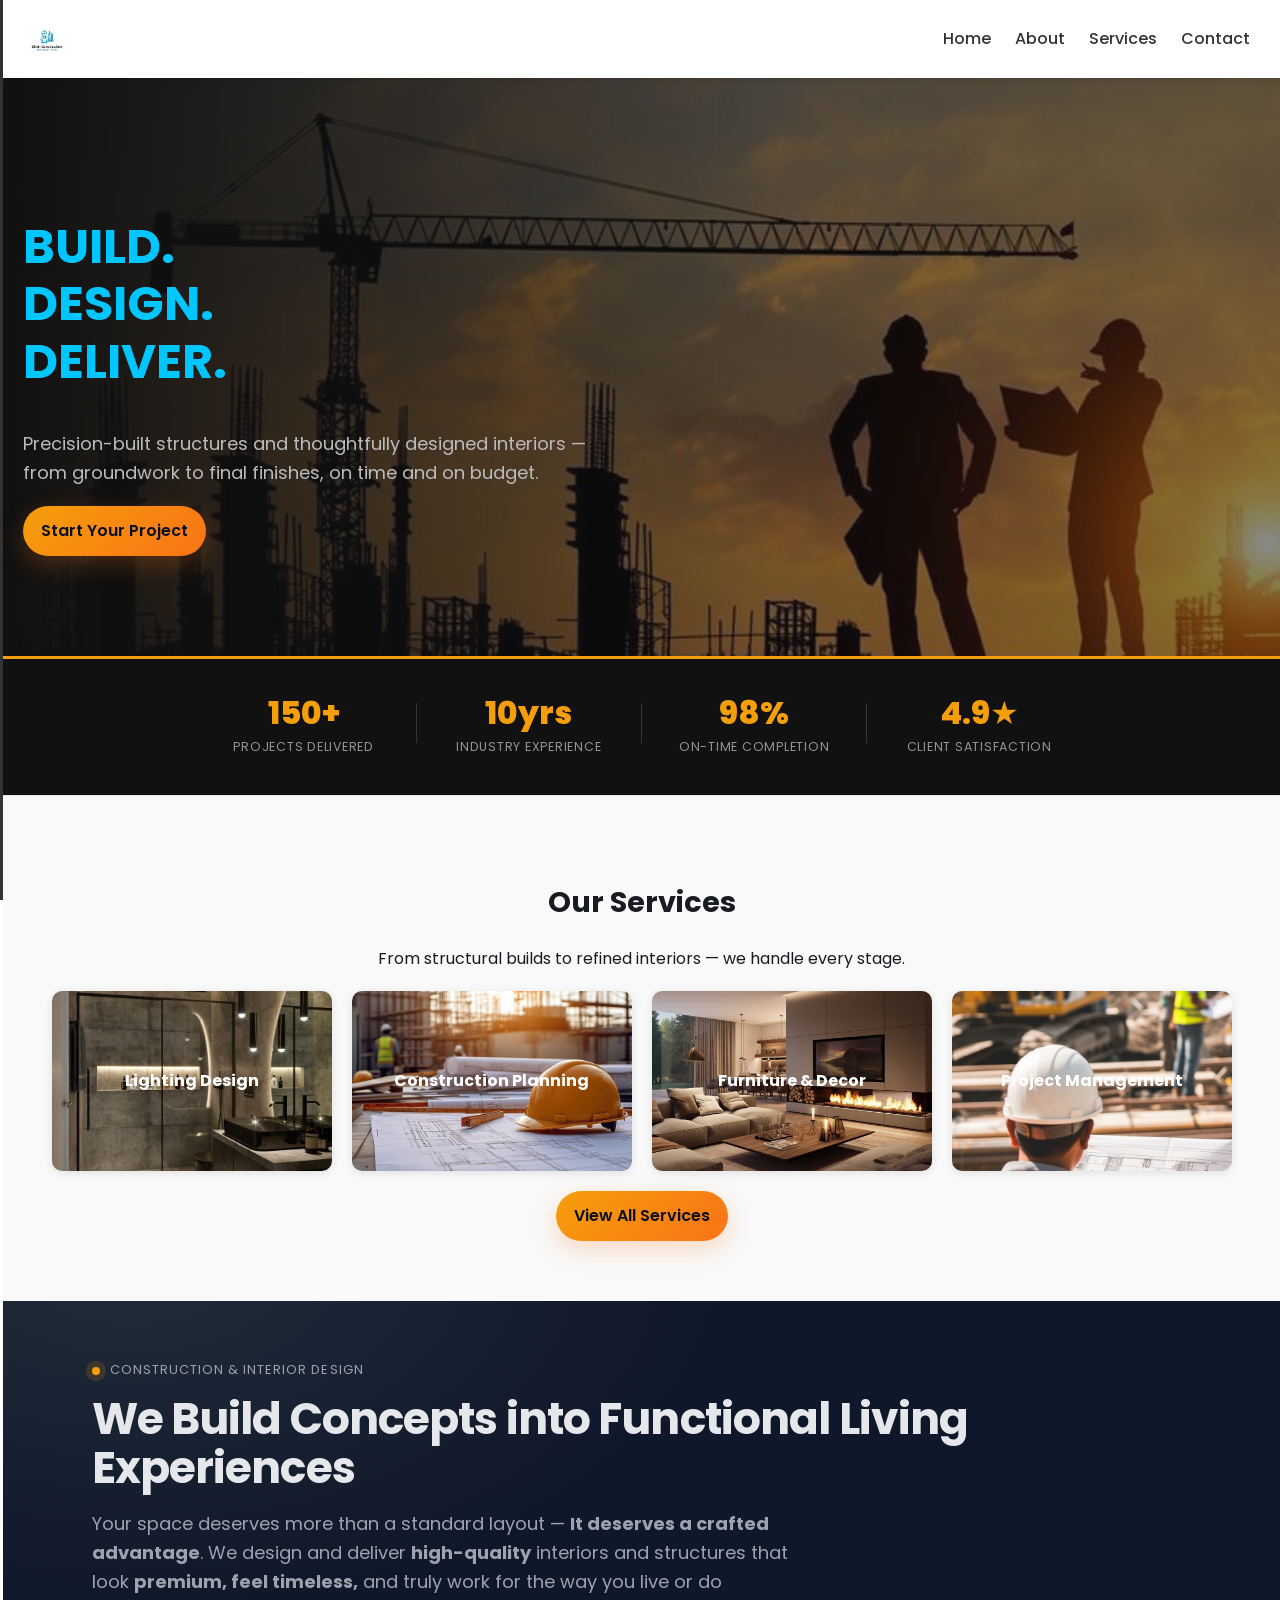
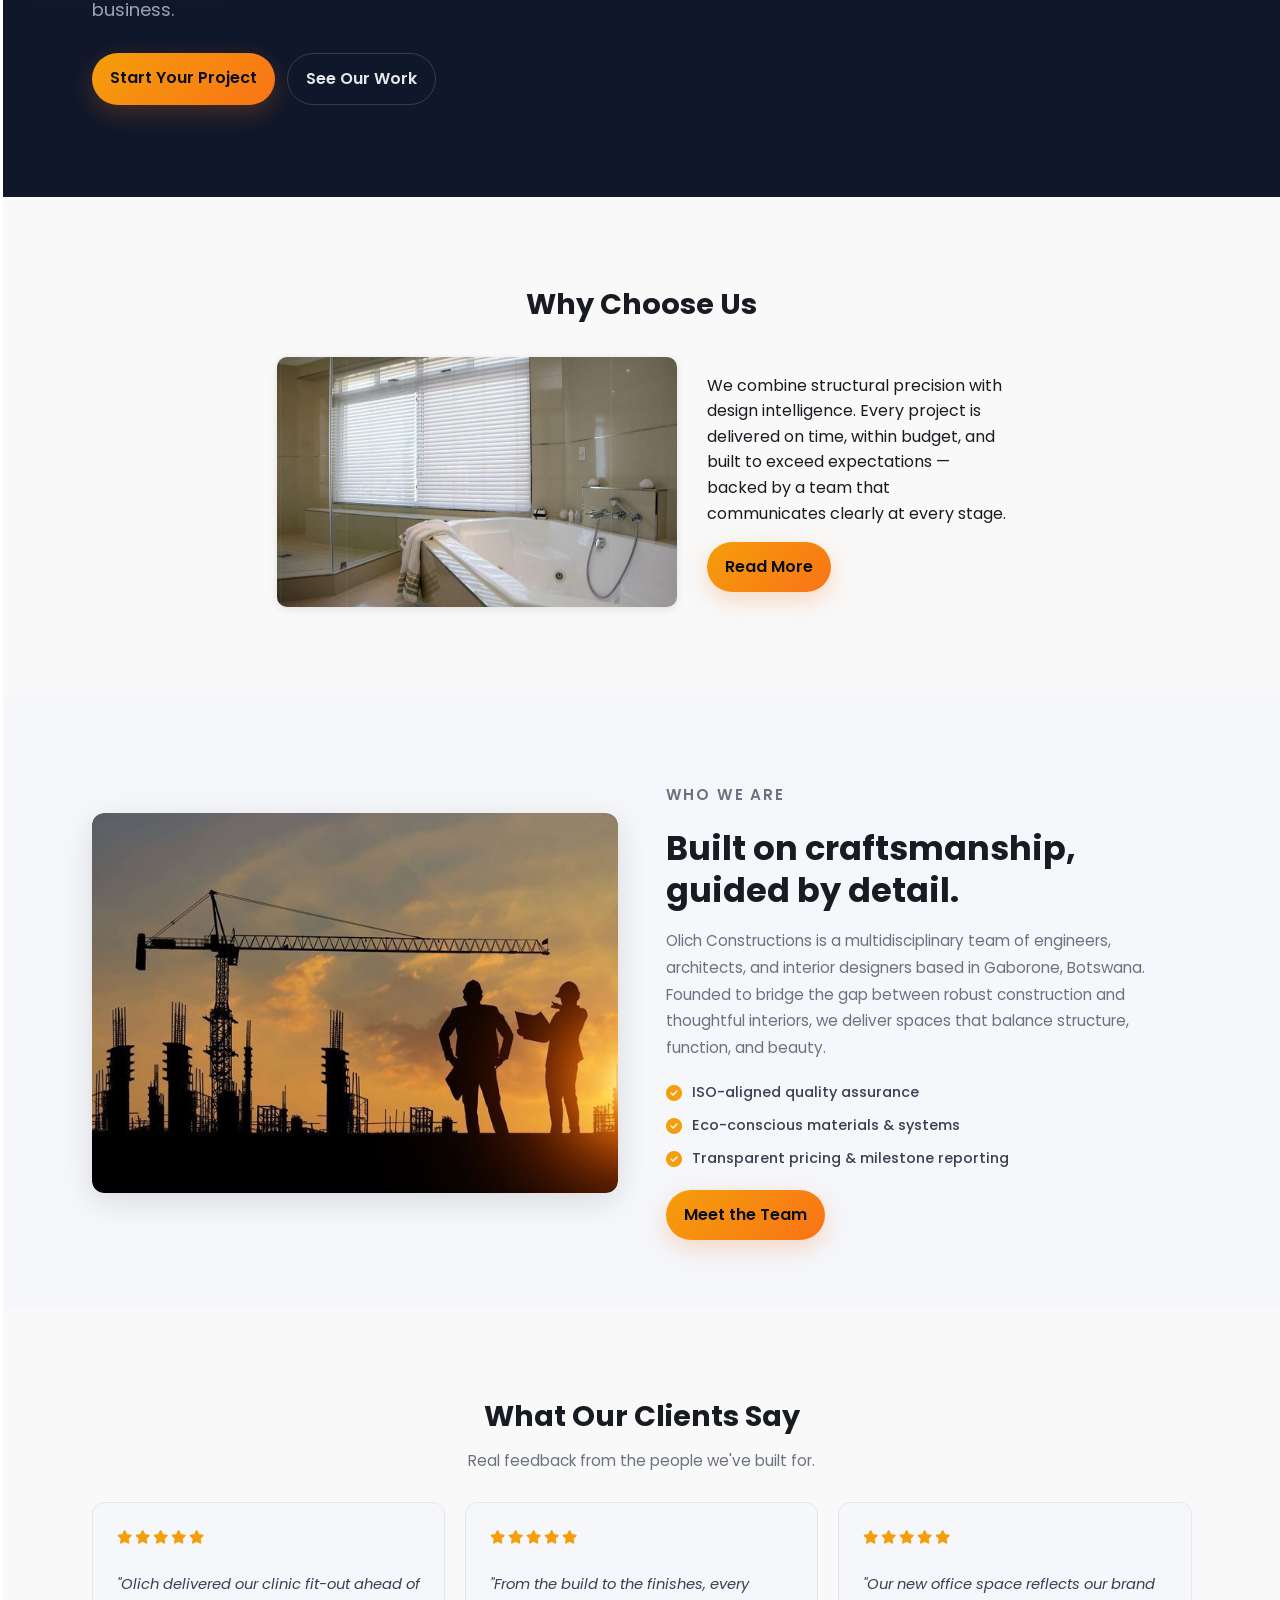
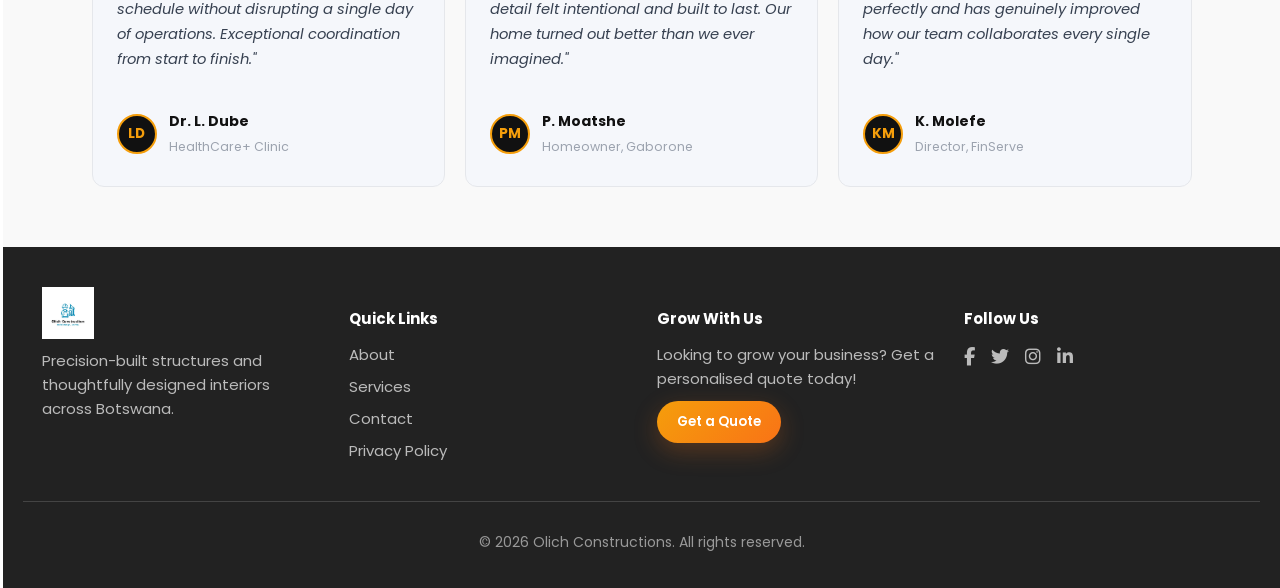
<file: index.html>
<!DOCTYPE html>
<html lang="en">
<head>
  <meta charset="UTF-8">
  <meta name="viewport" content="width=device-width, initial-scale=1.0">
  <title>Olich Constructions</title>
  <link href="https://fonts.googleapis.com/css2?family=Poppins:wght@400;600&display=swap" rel="stylesheet">
  <link rel="stylesheet" href="base.css">
  <link rel="stylesheet" href="style.css">
  <link rel="stylesheet" href="https://cdnjs.cloudflare.com/ajax/libs/font-awesome/6.4.0/css/all.min.css">
  <link rel="stylesheet" href="https://unpkg.com/aos@2.3.1/dist/aos.css">
</head>
<body>

  <!-- Header -->
  <header>
    <a href="index.html" class="logo">
      <img src="Olich_logo.png" alt="Olich Constructions" class="logo-img">
    </a>
    <nav>
      <a href="index.html">Home</a>
      <a href="about.html">About</a>
      <a href="services.html">Services</a>
      <a href="contact.html">Contact</a>
    </nav>
  </header>

  <!-- Hero -->
  <section class="hero minimal-hero">
    <div class="hero-content">
      <h1>
        <span>Build.</span>
        <span>Design.</span>
        <span>Deliver.</span>
      </h1>
      <p>Precision-built structures and thoughtfully designed interiors — from groundwork to final finishes, on time and on budget.</p>
      <a href="contact.html" class="btn btn-primary">Start Your Project</a>
    </div>
  </section>

  <!-- Stats Bar -->
  <section class="stats-bar">
    <div class="stats-bar-inner">
      <div class="stat-item" data-aos="fade-up" data-aos-delay="0">
        <span class="stat-num">150+</span>
        <span class="stat-label">Projects Delivered</span>
      </div>
      <div class="stat-divider"></div>
      <div class="stat-item" data-aos="fade-up" data-aos-delay="100">
        <span class="stat-num">10yrs</span>
        <span class="stat-label">Industry Experience</span>
      </div>
      <div class="stat-divider"></div>
      <div class="stat-item" data-aos="fade-up" data-aos-delay="200">
        <span class="stat-num">98%</span>
        <span class="stat-label">On-Time Completion</span>
      </div>
      <div class="stat-divider"></div>
      <div class="stat-item" data-aos="fade-up" data-aos-delay="300">
        <span class="stat-num">4.9★</span>
        <span class="stat-label">Client Satisfaction</span>
      </div>
    </div>
  </section>

  <!-- Features -->
  <section class="section">
    <h2>Our Services</h2>
    <p>From structural builds to refined interiors — we handle every stage.</p>
    <div class="two-images">
      <div class="card" style="background-image: url('img5.jpeg');">Lighting Design</div>
      <div class="card" style="background-image: url('img1.jpeg');">Construction Planning</div>
      <div class="card" style="background-image: url('img4.jpeg');">Furniture & Decor</div>
      <div class="card" style="background-image: url('img3.jpeg');">Project Management</div>
    </div>
    <a href="services.html" class="btn btn-primary">View All Services</a>
  </section>

  <!-- Dev Marketing -->
  <section class="dev-marketing" aria-labelledby="dev-title">
    <div class="dev-wrap">
      <span class="eyebrow"><span class="dot" aria-hidden="true"></span> Construction & Interior Design</span>
      <h2 id="dev-title">We Build Concepts into Functional Living Experiences</h2>
      <p class="lead">
        Your space deserves more than a standard layout — <strong>It deserves a crafted advantage</strong>.
        We design and deliver <strong>high-quality</strong> interiors and structures that look <strong>premium, feel timeless,</strong>
        and truly work for the way you live or do business.
      </p>
      <div class="cta-row">
        <a class="btn btn-primary" href="contact.html">Start Your Project</a>
        <a class="btn btn-ghost" href="about.html">See Our Work</a>
      </div>
    </div>
  </section>

  <!-- Why Choose Us -->
  <section class="section">
    <h2>Why Choose Us</h2>
    <div class="content-row">
      <div class="large-image card" style="background-image: url(Venetian-Blinds.jpeg);"></div>
      <div class="text">
        <p>We combine structural precision with design intelligence. Every project is delivered on time, within budget, and built to exceed expectations — backed by a team that communicates clearly at every stage.</p>
        <a href="about.html" class="btn btn-primary">Read More</a>
      </div>
    </div>
  </section>

  <!-- About Snapshot -->
  <section class="about-snapshot" data-aos="fade-up">
    <div class="about-snapshot-inner">
      <div class="about-snapshot-img">
        <img src="img2.jpeg" alt="Olich Constructions team on site">
      </div>
      <div class="about-snapshot-copy">
        <p class="snapshot-tag">Who We Are</p>
        <h2>Built on craftsmanship,<br>guided by detail.</h2>
        <p>Olich Constructions is a multidisciplinary team of engineers, architects, and interior designers based in Gaborone, Botswana. Founded to bridge the gap between robust construction and thoughtful interiors, we deliver spaces that balance structure, function, and beauty.</p>
        <ul class="snapshot-list">
          <li><i class="fas fa-check-circle"></i> ISO-aligned quality assurance</li>
          <li><i class="fas fa-check-circle"></i> Eco-conscious materials & systems</li>
          <li><i class="fas fa-check-circle"></i> Transparent pricing & milestone reporting</li>
        </ul>
        <a href="about.html" class="btn btn-primary" style="margin-top:1.2rem; display:inline-block;">Meet the Team</a>
      </div>
    </div>
  </section>

  <!-- Testimonials -->
  <section class="testimonials-home section">
    <h2>What Our Clients Say</h2>
    <p class="testimonials-sub">Real feedback from the people we've built for.</p>
    <div class="testimonials-grid">

      <div class="testimonial-card" data-aos="fade-up" data-aos-delay="0">
        <div class="t-stars">
          <i class="fas fa-star"></i><i class="fas fa-star"></i><i class="fas fa-star"></i><i class="fas fa-star"></i><i class="fas fa-star"></i>
        </div>
        <p class="t-quote">"Olich delivered our clinic fit-out ahead of schedule without disrupting a single day of operations. Exceptional coordination from start to finish."</p>
        <div class="t-author">
          <div class="t-avatar">LD</div>
          <div>
            <strong>Dr. L. Dube</strong>
            <span>HealthCare+ Clinic</span>
          </div>
        </div>
      </div>

      <div class="testimonial-card" data-aos="fade-up" data-aos-delay="100">
        <div class="t-stars">
          <i class="fas fa-star"></i><i class="fas fa-star"></i><i class="fas fa-star"></i><i class="fas fa-star"></i><i class="fas fa-star"></i>
        </div>
        <p class="t-quote">"From the build to the finishes, every detail felt intentional and built to last. Our home turned out better than we ever imagined."</p>
        <div class="t-author">
          <div class="t-avatar">PM</div>
          <div>
            <strong>P. Moatshe</strong>
            <span>Homeowner, Gaborone</span>
          </div>
        </div>
      </div>

      <div class="testimonial-card" data-aos="fade-up" data-aos-delay="200">
        <div class="t-stars">
          <i class="fas fa-star"></i><i class="fas fa-star"></i><i class="fas fa-star"></i><i class="fas fa-star"></i><i class="fas fa-star"></i>
        </div>
        <p class="t-quote">"Our new office space reflects our brand perfectly and has genuinely improved how our team collaborates every single day."</p>
        <div class="t-author">
          <div class="t-avatar">KM</div>
          <div>
            <strong>K. Molefe</strong>
            <span>Director, FinServe</span>
          </div>
        </div>
      </div>

    </div>
  </section>

  <!-- Footer -->
  <footer>
    <div class="footer-container">
      <div class="footer-col">
        <img src="Olich_logo.png" alt="Olich Constructions" style="height:52px; margin-bottom:10px; display:block;">
        <p>Precision-built structures and thoughtfully designed interiors across Botswana.</p>
      </div>
      <div class="footer-col">
        <h4>Quick Links</h4>
        <ul>
          <li><a href="about.html">About</a></li>
          <li><a href="services.html">Services</a></li>
          <li><a href="contact.html">Contact</a></li>
          <li><a href="#privacy">Privacy Policy</a></li>
        </ul>
      </div>
      <div class="footer-col">
        <h4>Grow With Us</h4>
        <p>Looking to grow your business? Get a personalised quote today!</p>
        <button class="quote-button">Get a Quote</button>
      </div>
      <div class="footer-col">
        <h4>Follow Us</h4>
        <div class="social-icons">
          <a href="#"><i class="fab fa-facebook-f"></i></a>
          <a href="#"><i class="fab fa-twitter"></i></a>
          <a href="#"><i class="fab fa-instagram"></i></a>
          <a href="#"><i class="fab fa-linkedin-in"></i></a>
        </div>
      </div>
    </div>
    <div class="footer-bottom">
      <p>© <span id="year"></span> Olich Constructions. All rights reserved.</p>
    </div>
  </footer>

  <script src="https://unpkg.com/aos@2.3.1/dist/aos.js"></script>
  <script>
    AOS.init({ duration: 800, once: true });
    document.getElementById('year').textContent = new Date().getFullYear();
  </script>
  <script src="privacy-modal.js"></script>

</body>
</html>
</file>
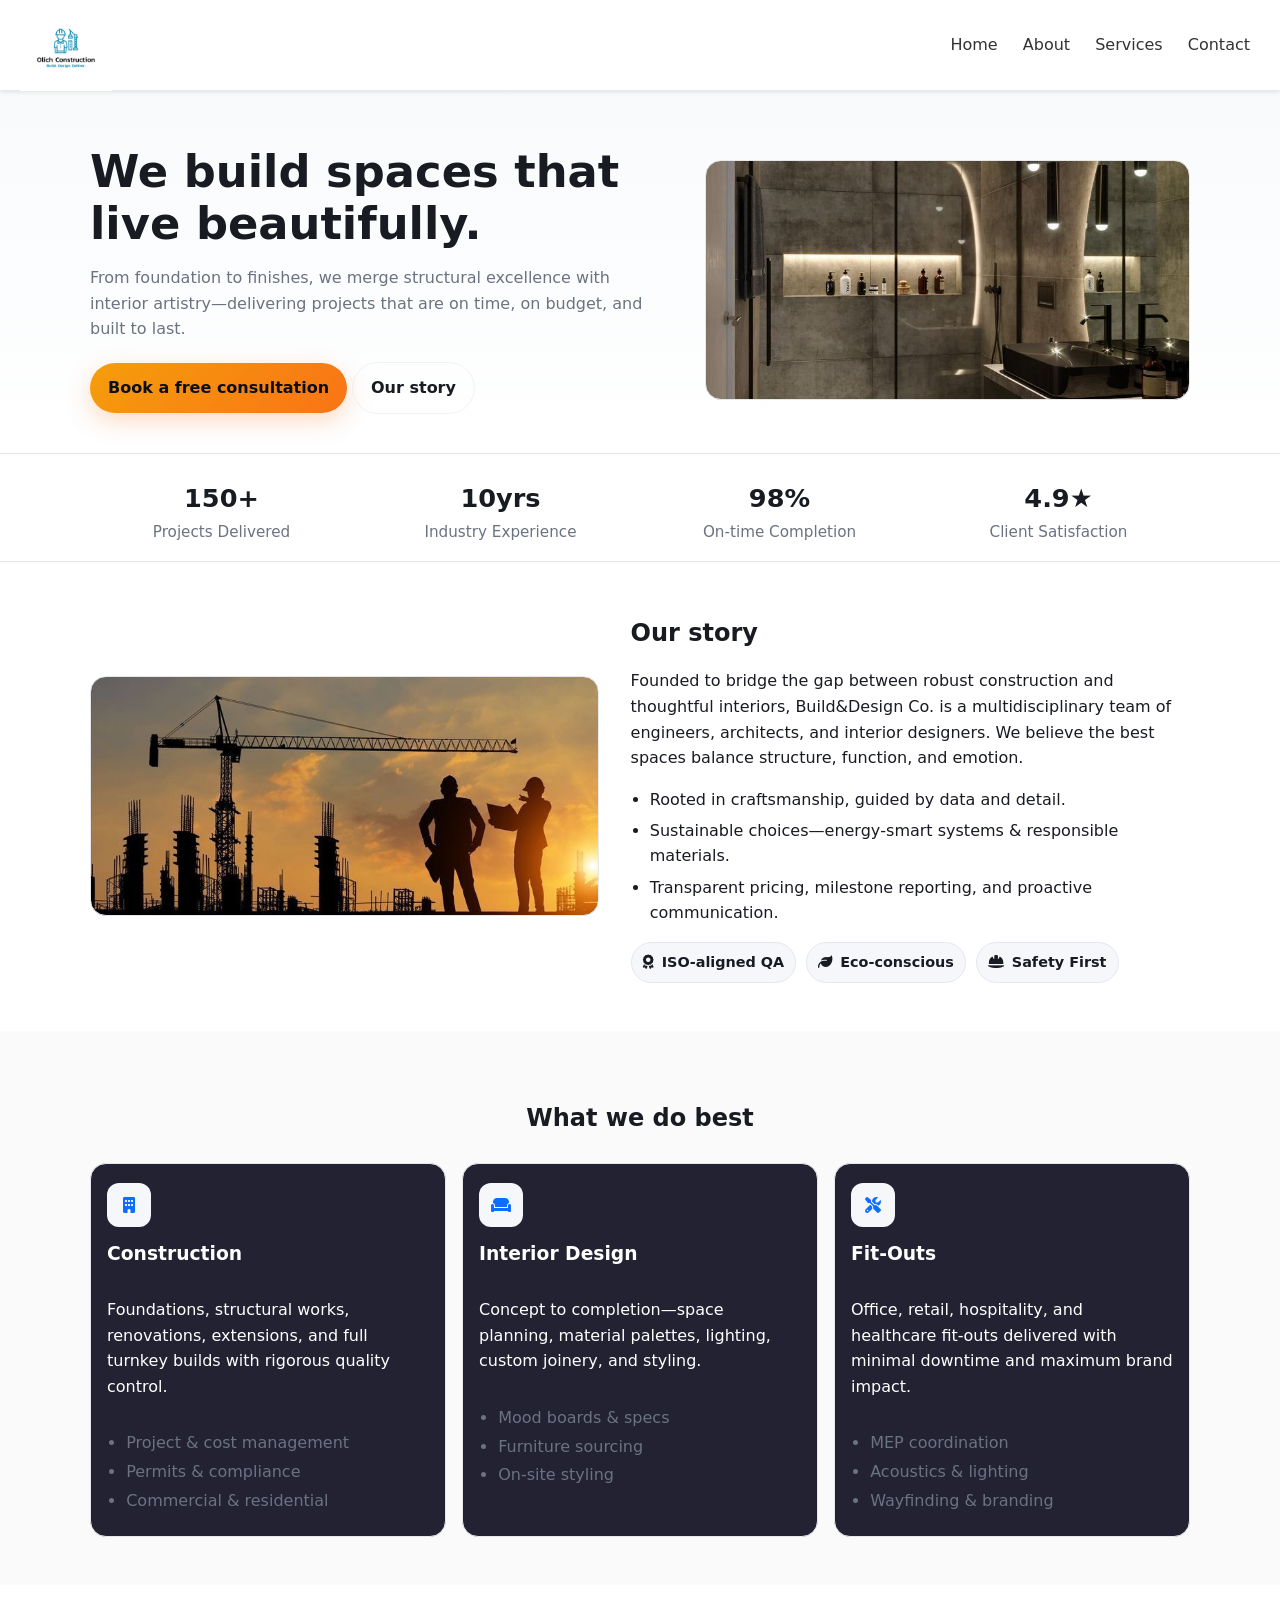
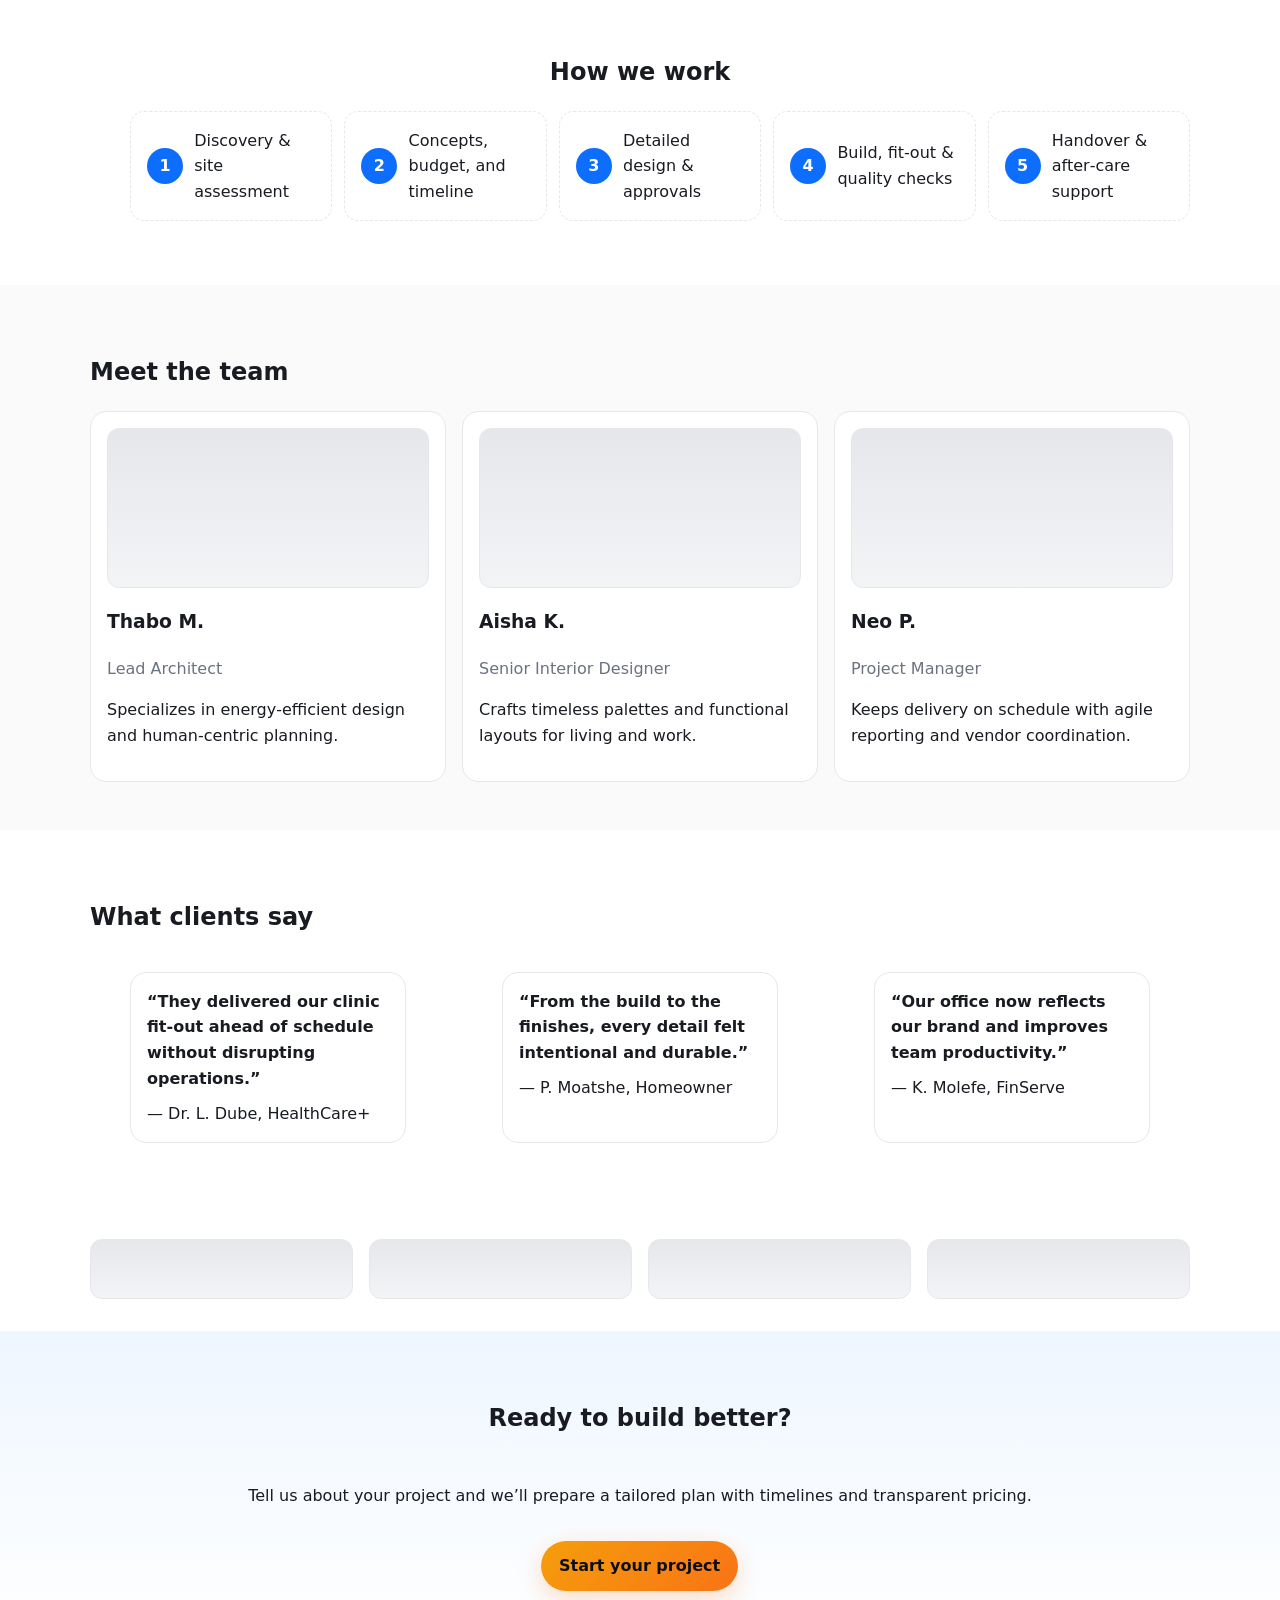
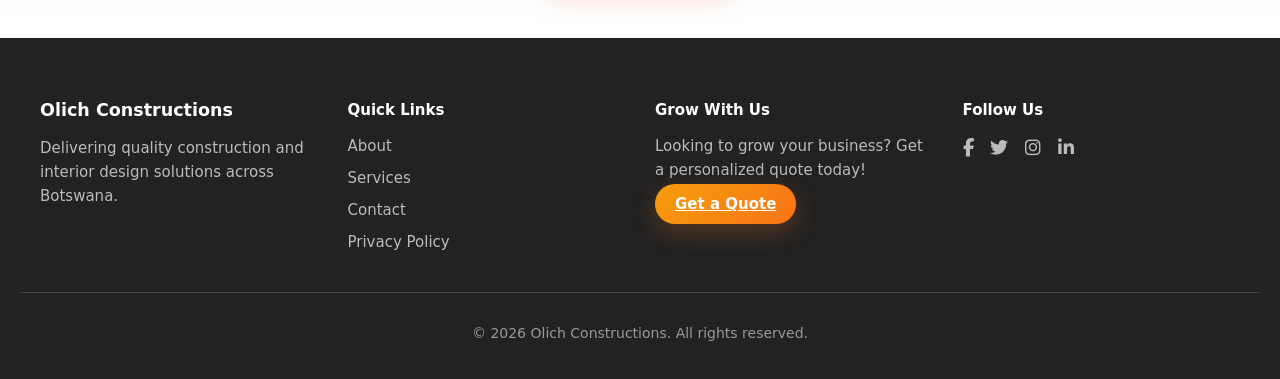
<file: about.html>
<!DOCTYPE html>
<html lang="en">
<head>
  <meta charset="UTF-8" />
  <meta name="viewport" content="width=device-width, initial-scale=1.0" />
  <title>About Us — Construction & Interior Design</title>
  <link rel="stylesheet" href="base.css" />
  <link rel="stylesheet" href="about.css" />
  <link rel="stylesheet" href="https://cdnjs.cloudflare.com/ajax/libs/font-awesome/6.4.0/css/all.min.css">
  <meta name="description" content="We combine construction precision with interior design creativity to deliver durable, functional, and beautiful spaces." />
</head>
<body>
  <!-- Nav Bar -->
  <header>
    <a href="index.html" class="logo">
      <img src="Olich_logo.png" alt="Olich Constructions" class="logo-img">
    </a>
    <nav>
      <a href="index.html">Home</a>
      <a href="about.html">About</a>
      <a href="services.html">Services</a>
      <a href="contact.html">Contact</a>
    </nav>
  </header>

  <main id="main" tabindex="-1">
    <!-- Hero -->
    <section class="hero">
      <div class="container hero-inner">
        <div class="hero-copy">
          <h1>We build spaces that live beautifully.</h1>
          <p>From foundation to finishes, we merge structural excellence with interior artistry—delivering projects that are on time, on budget, and built to last.</p>
          <div class="hero-ctas">
            <a href="#contact" class=" btn btn-primary">Book a free consultation</a>
            <a href="#story" class="btn btn-ghost">Our story</a>
          </div>
        </div>
        <div class="hero-visual">
          <div class="img ph" aria-label="Project collage placeholder"></div>
        </div>
      </div>
    </section>

    <!-- Trust badges / quick stats -->
    <section class="stats">
      <div class="container stats-grid">
        <div class="stat">
          <span class="stat-num">150+</span>
          <span class="stat-label">Projects Delivered</span>
        </div>
        <div class="stat">
          <span class="stat-num">10yrs</span>
          <span class="stat-label">Industry Experience</span>
        </div>
        <div class="stat">
          <span class="stat-num">98%</span>
          <span class="stat-label">On‑time Completion</span>
        </div>
        <div class="stat">
          <span class="stat-num">4.9★</span>
          <span class="stat-label">Client Satisfaction</span>
        </div>
      </div>
    </section>

    <!-- Story -->
    <section id="story" class="split">
      <div class="container split-inner">
        <div class="split-media">
          <div class="img2 tall ph" aria-label="Team on-site placeholder"></div>
        </div>
        <div class="split-copy">
          <h2>Our story</h2>
          <p>Founded to bridge the gap between robust construction and thoughtful interiors, Build&Design Co. is a multidisciplinary team of engineers, architects, and interior designers. We believe the best spaces balance structure, function, and emotion.</p>
          <ul class="bullets">
            <li>Rooted in craftsmanship, guided by data and detail.</li>
            <li>Sustainable choices—energy‑smart systems & responsible materials.</li>
            <li>Transparent pricing, milestone reporting, and proactive communication.</li>
          </ul>
          <div class="badges">
            <span class="badge"><i class="fa-solid fa-award" aria-hidden="true"></i> ISO‑aligned QA</span>
            <span class="badge"><i class="fa-solid fa-leaf" aria-hidden="true"></i> Eco‑conscious</span>
            <span class="badge"><i class="fa-solid fa-helmet-safety" aria-hidden="true"></i> Safety First</span>
          </div>
        </div>
      </div>
    </section>

    <!-- What we’re great at -->
    <section class="capabilities">
      <div class="container">
        <h2>What we do best</h2>
        <div class="cards">
          <article class="card">
            <div class="card-icon"><i class="fa-solid fa-building"></i></div>
            <h3>Construction</h3>
            <p>Foundations, structural works, renovations, extensions, and full turnkey builds with rigorous quality control.</p>
            <ul class="mini-list">
              <li>Project & cost management</li>
              <li>Permits & compliance</li>
              <li>Commercial & residential</li>
            </ul>
          </article>
          <article class="card">
            <div class="card-icon"><i class="fa-solid fa-couch"></i></div>
            <h3>Interior Design</h3>
            <p>Concept to completion—space planning, material palettes, lighting, custom joinery, and styling.</p>
            <ul class="mini-list">
              <li>Mood boards & specs</li>
              <li>Furniture sourcing</li>
              <li>On‑site styling</li>
            </ul>
          </article>
          <article class="card">
            <div class="card-icon"><i class="fa-solid fa-screwdriver-wrench"></i></div>
            <h3>Fit‑Outs</h3>
            <p>Office, retail, hospitality, and healthcare fit‑outs delivered with minimal downtime and maximum brand impact.</p>
            <ul class="mini-list">
              <li>MEP coordination</li>
              <li>Acoustics & lighting</li>
              <li>Wayfinding & branding</li>
            </ul>
          </article>
        </div>
      </div>
    </section>

    <!-- Process -->
    <section class="process">
      <div class="container">
        <h2>How we work</h2>
        <ol class="steps" role="list">
          <li>
            <span class="step-num">1</span>
            Discovery & site assessment
          </li>
          <li>
            <span class="step-num">2</span>
            Concepts, budget, and timeline
          </li>
          <li>
            <span class="step-num">3</span>
            Detailed design & approvals
          </li>
          <li>
            <span class="step-num">4</span>
            Build, fit‑out & quality checks
          </li>
          <li>
            <span class="step-num">5</span>
            Handover & after‑care support
          </li>
        </ol>
      </div>
    </section>

    <!-- Team -->
    <section class="team">
      <div class="container">
        <h2>Meet the team</h2>
        <div class="team-grid">
          <article class="person">
            <div class="avatar ph" aria-hidden="true"></div>
            <h3>Thabo M.</h3>
            <p class="role">Lead Architect</p>
            <p class="bio">Specializes in energy‑efficient design and human‑centric planning.</p>
          </article>
          <article class="person">
            <div class="avatar ph" aria-hidden="true"></div>
            <h3>Aisha K.</h3>
            <p class="role">Senior Interior Designer</p>
            <p class="bio">Crafts timeless palettes and functional layouts for living and work.</p>
          </article>
          <article class="person">
            <div class="avatar ph" aria-hidden="true"></div>
            <h3>Neo P.</h3>
            <p class="role">Project Manager</p>
            <p class="bio">Keeps delivery on schedule with agile reporting and vendor coordination.</p>
          </article>
        </div>
      </div>
    </section>

    <!-- Testimonials -->
    <section class="testimonials">
      <div class="container">
        <h2>What clients say</h2>
        <div class="quotes">
          <figure class="quote">
            <blockquote>“They delivered our clinic fit‑out ahead of schedule without disrupting operations.”</blockquote>
            <figcaption>— Dr. L. Dube, HealthCare+</figcaption>
          </figure>
          <figure class="quote">
            <blockquote>“From the build to the finishes, every detail felt intentional and durable.”</blockquote>
            <figcaption>— P. Moatshe, Homeowner</figcaption>
          </figure>
          <figure class="quote">
            <blockquote>“Our office now reflects our brand and improves team productivity.”</blockquote>
            <figcaption>— K. Molefe, FinServe</figcaption>
          </figure>
        </div>
      </div>
    </section>

    <!-- Certifications / Partners -->
    <section class="logos">
      <div class="container logos-row">
        <div class="logo ph" aria-label="Accreditation placeholder"></div>
        <div class="logo ph" aria-label="Association placeholder"></div>
        <div class="logo ph" aria-label="Supplier placeholder"></div>
        <div class="logo ph" aria-label="Partner placeholder"></div>
      </div>
    </section>

    <!-- CTA -->
    <section id="contact" class="cta">
      <div class="container cta-inner">
        <h2>Ready to build better?</h2>
        <p>Tell us about your project and we’ll prepare a tailored plan with timelines and transparent pricing.</p>
        <a href="contact.html" class="btn btn-primary">Start your project</a>
      </div>
    </section>
  </main>

<footer>
    <div class="footer-container">
      <!-- Company Info -->
      <div class="footer-col">
        <h3>Olich Constructions</h3>
        <p>Delivering quality construction and interior design solutions across Botswana.</p>
      </div>

      <!-- Quick Links -->
      <div class="footer-col">
        <h4>Quick Links</h4>
        <ul>
          <li><a href="about.html">About</a></li>
          <li><a href="services.html">Services</a></li>
          <li><a href="contact.html">Contact</a></li>
          <li><a href="#privacy">Privacy Policy</a></li>
        </ul>
      </div>

      <!-- Marketing -->
      <div class="footer-col">
        <h4>Grow With Us</h4>
        <p>Looking to grow your business? Get a personalized quote today!</p>
        <a href="contact.html" class="quote-button">Get a Quote</a>
      </div>

      <!-- Social -->
      <div class="footer-col">
        <h4>Follow Us</h4>
        <div class="social-icons">
          <a href="#"><i class="fab fa-facebook-f"></i></a>
          <a href="#"><i class="fab fa-twitter"></i></a>
          <a href="#"><i class="fab fa-instagram"></i></a>
          <a href="#"><i class="fab fa-linkedin-in"></i></a>
        </div>
      </div>
    </div>

    <div class="footer-bottom">
      <p>© <span id="year"></span> Olich Constructions. All rights reserved.</p>
    </div>
  </footer>
    <script>
    // tiny helper for the footer year
    document.getElementById('year').textContent = new Date().getFullYear();

  document.querySelectorAll('a[href^="#"]').forEach(anchor => {
    anchor.addEventListener('click', function(e) {
      e.preventDefault();
      const target = document.querySelector(this.getAttribute('href'));
      if (target) {
        window.scrollTo({
          top: target.offsetTop - 60, // adjust offset for sticky nav
          behavior: 'smooth'
        });
      }
    });
  });

  </script>
  <script src="privacy-modal.js"></script>
</body>
</html>
</file>
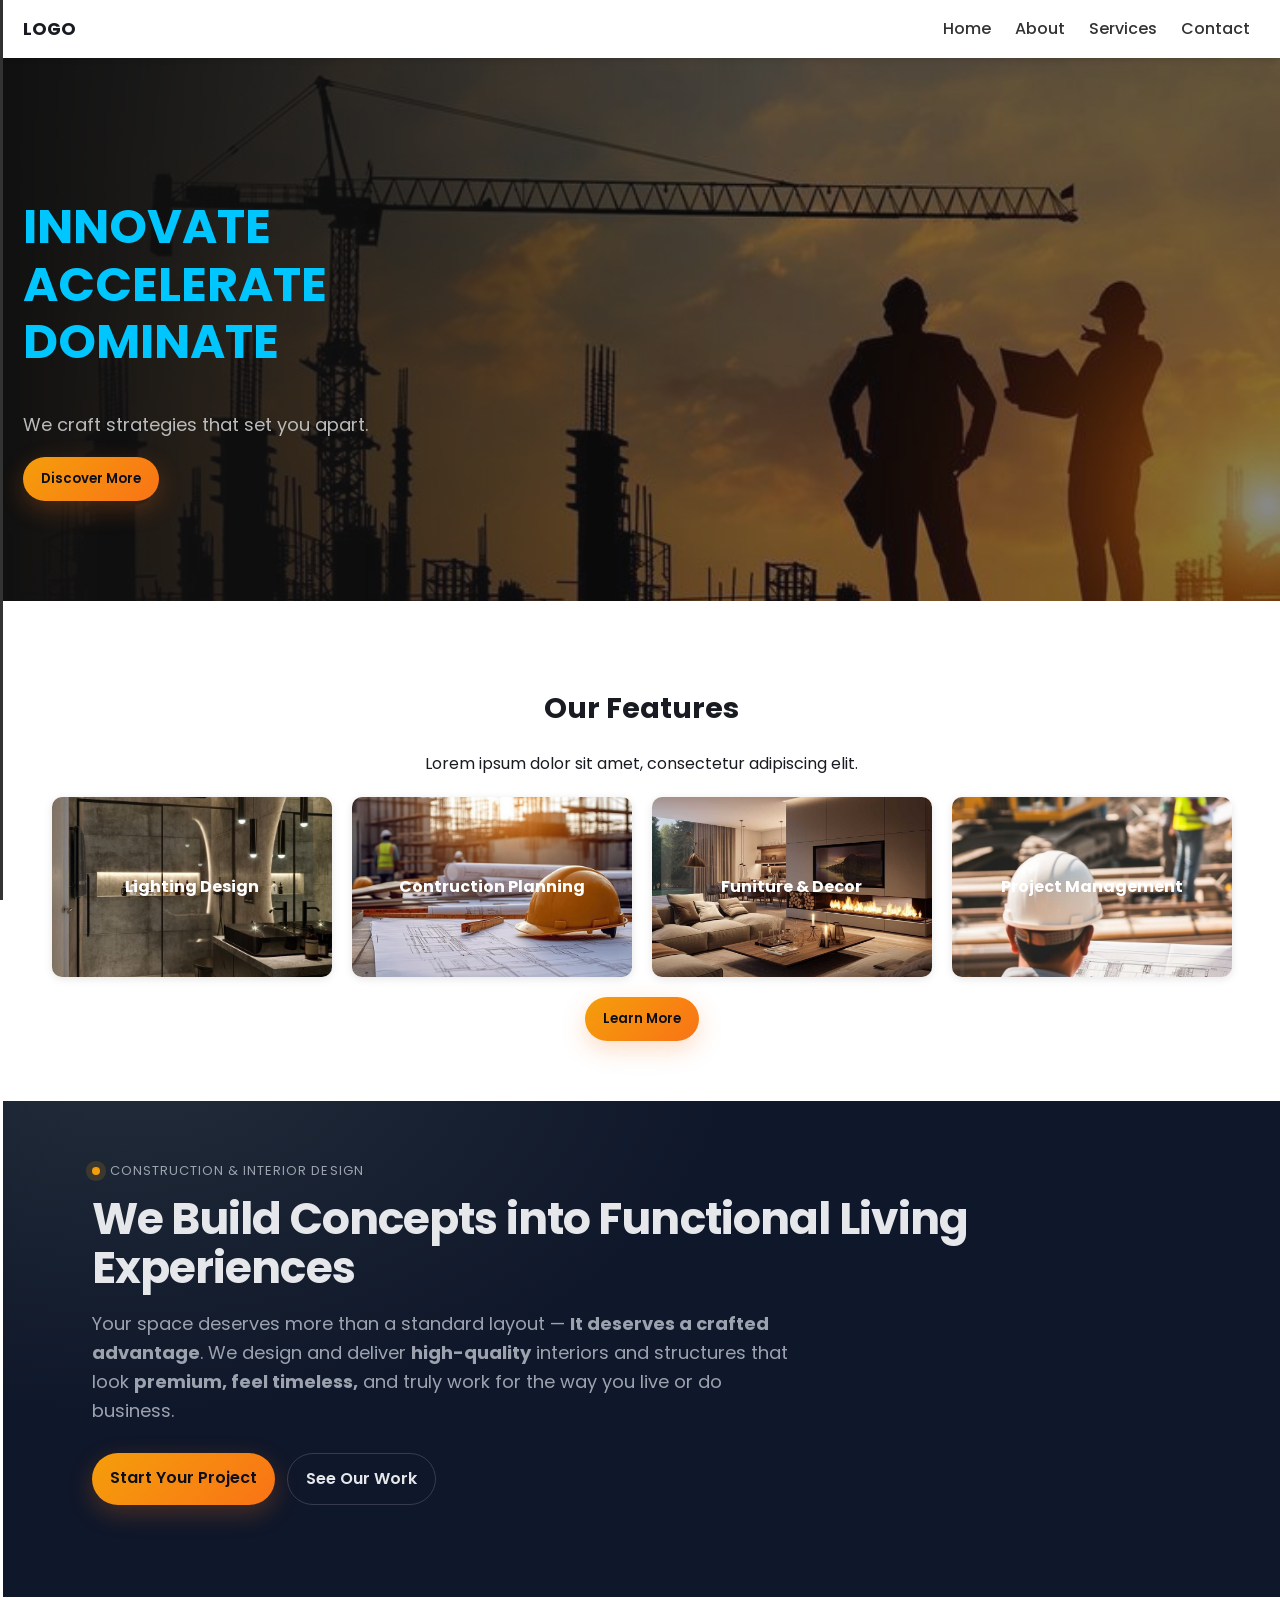
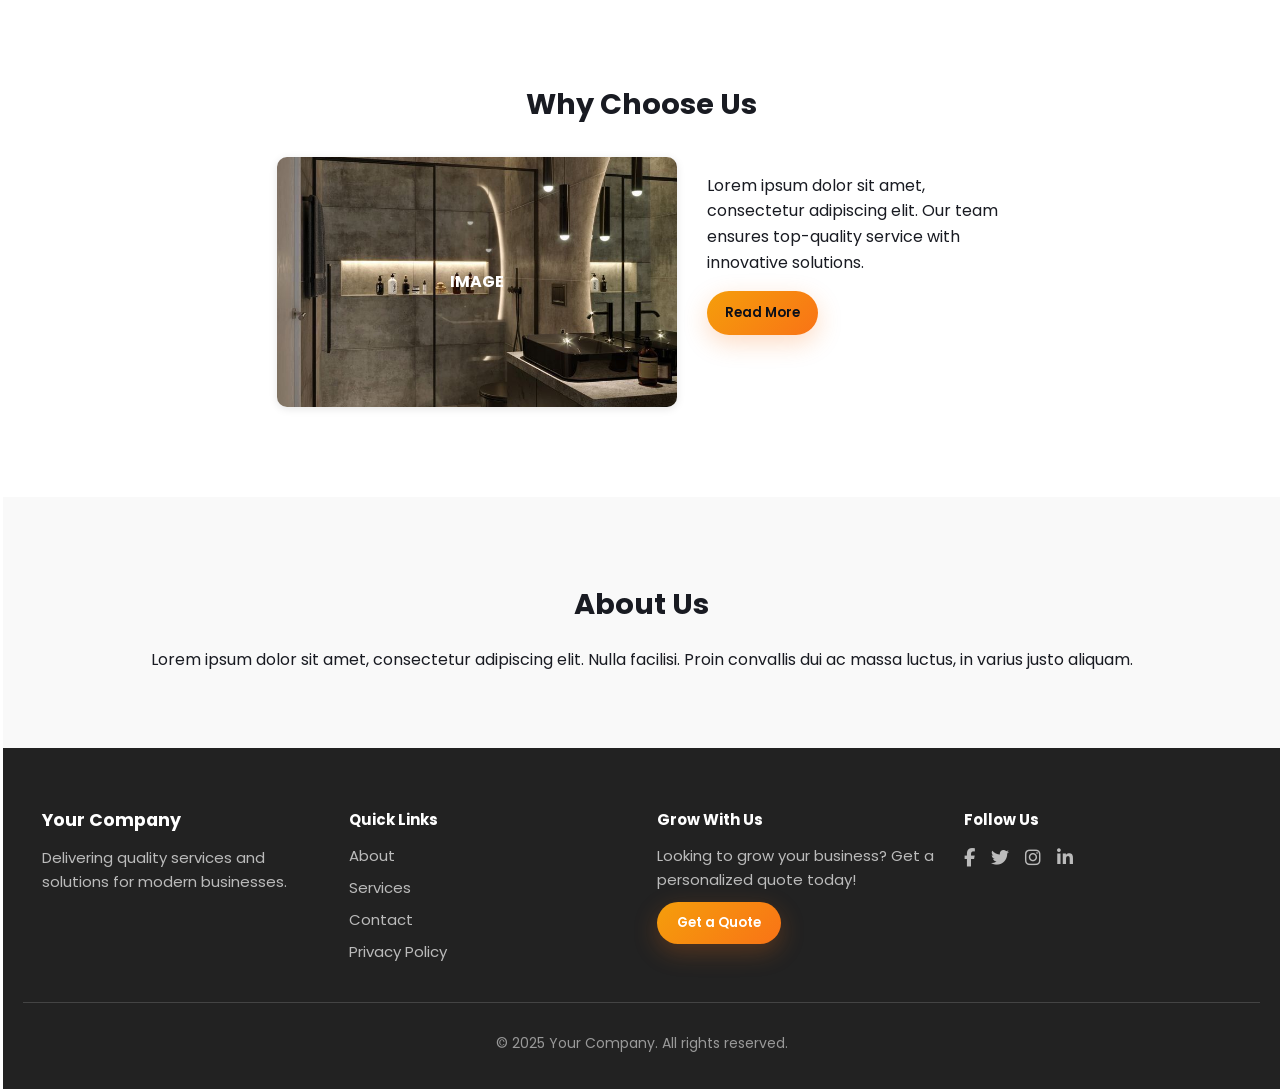
<file: index1st.html>
<!DOCTYPE html>
<html lang="en">
<head>
  <meta charset="UTF-8">
  <meta name="viewport" content="width=device-width, initial-scale=1.0">
  <title>Modern Layout</title>
  <link href="https://fonts.googleapis.com/css2?family=Poppins:wght@400;600&display=swap" rel="stylesheet">
  <link rel="stylesheet" href="base.css" />
  <link rel="stylesheet" href="style.css">
  <link rel="stylesheet" href="https://cdnjs.cloudflare.com/ajax/libs/font-awesome/6.4.0/css/all.min.css">
  <link rel="stylesheet" href="https://unpkg.com/aos@2.3.1/dist/aos.css">

</head>
<body>
  <!-- Header -->
  <header>
    <div class="logo">LOGO</div>
    <nav>
      <a href="index.html">Home</a>
      <a href="about.html">About</a>
      <a href="services.html">Services</a>
      <a href="contact.html">Contact</a>
    </nav>
  </header>

<section class="hero minimal-hero">
  <div class="hero-content">
    <h1>
      <span>Innovate</span>
      <span>Accelerate</span>
      <span>Dominate</span>
    </h1>
    <p>We craft strategies that set you apart.</p>
    <button class="button">Discover More</button>
  </div>
</section>





  <!-- Section 1 -->
  <section class="section">
    <h2>Our Features</h2>
    <p>Lorem ipsum dolor sit amet, consectetur adipiscing elit.</p>
    <div class="two-images">
      <div class="card" style="background-image: url('img5.jpeg');">Lighting Design</div>
            <div class="card" style="background-image: url('img1.jpeg');">Contruction Planning</div>
        <div class="card" style="background-image: url('img4.jpeg');">Funiture & Decor</div>
      <div class="card" style="background-image: url('img3.jpeg')  ;">Project Management</div>
    </div>
    <button class="btn btn-primary">Learn More</button>
  </section>

  <section class="dev-marketing" aria-labelledby="dev-title">
     <div class="dev-wrap">
        <span class="eyebrow"><span class="dot" aria-hidden="true"></span> Construction & Interior Design</span>
        <h2 id="dev-title">We Build Concepts into Functional Living Experiences</h2>


        <p  class="lead">
            Your space deserves more than a standard layout — <strong> It deserves a crafted advantage</strong>. 
            We design and deliver <strong>high-quality</strong> interiors and structures that look <strong>premium, feel timeless,</strong>
            and truly work for the way you live or do business.
        </p>

        <div class="cta-row">
            <a class="btn btn-primary" href="contact.html">Start Your Project</a>
            <a class="btn btn-ghost" href="portfolio.html">See Our Work</a>
        </div>
  </section>

  <!-- Section 2 -->
  <section class="section">
    <h2>Why Choose Us</h2>
    <div class="content-row">
      <div class="large-image card" style="background-image: url(img5.jpeg);">IMAGE</div>
      <div class="text">
        <p>Lorem ipsum dolor sit amet, consectetur adipiscing elit. 
        Our team ensures top-quality service with innovative solutions.</p>
        <button class="btn btn-primary">Read More</button>
      </div>
    </div>
  </section>

  <!-- Section 3 -->
  <section class="section">
    <h2>About Us</h2>
    <p>Lorem ipsum dolor sit amet, consectetur adipiscing elit. Nulla facilisi. 
    Proin convallis dui ac massa luctus, in varius justo aliquam.</p>
  </section>

  <!-- Modern Footer -->
  <footer>
    <div class="footer-container">
      <!-- Company Info -->
      <div class="footer-col">
        <h3>Your Company</h3>
        <p>Delivering quality services and solutions for modern businesses.</p>
      </div>

      <!-- Quick Links -->
      <div class="footer-col">
        <h4>Quick Links</h4>
        <ul>
          <li><a href="#">About</a></li>
          <li><a href="#">Services</a></li>
          <li><a href="#">Contact</a></li>
          <li><a href="#">Privacy Policy</a></li>
        </ul>
      </div>

      <!-- Marketing -->
      <div class="footer-col">
        <h4>Grow With Us</h4>
        <p>Looking to grow your business? Get a personalized quote today!</p>
        <button class="quote-button">Get a Quote</button>
      </div>

      <!-- Social -->
      <div class="footer-col">
        <h4>Follow Us</h4>
        <div class="social-icons">
          <a href="#"><i class="fab fa-facebook-f"></i></a>
          <a href="#"><i class="fab fa-twitter"></i></a>
          <a href="#"><i class="fab fa-instagram"></i></a>
          <a href="#"><i class="fab fa-linkedin-in"></i></a>
        </div>
      </div>
    </div>

    <div class="footer-bottom">
      <p>&copy; 2025 Your Company. All rights reserved.</p>
    </div>
  </footer>

  <script src="https://unpkg.com/aos@2.3.1/dist/aos.js"></script>
<script>
  AOS.init({
    duration: 1000,   // animation duration (ms)
    once: true        // run only once
  });
</script>

</body>
</html>
</file>
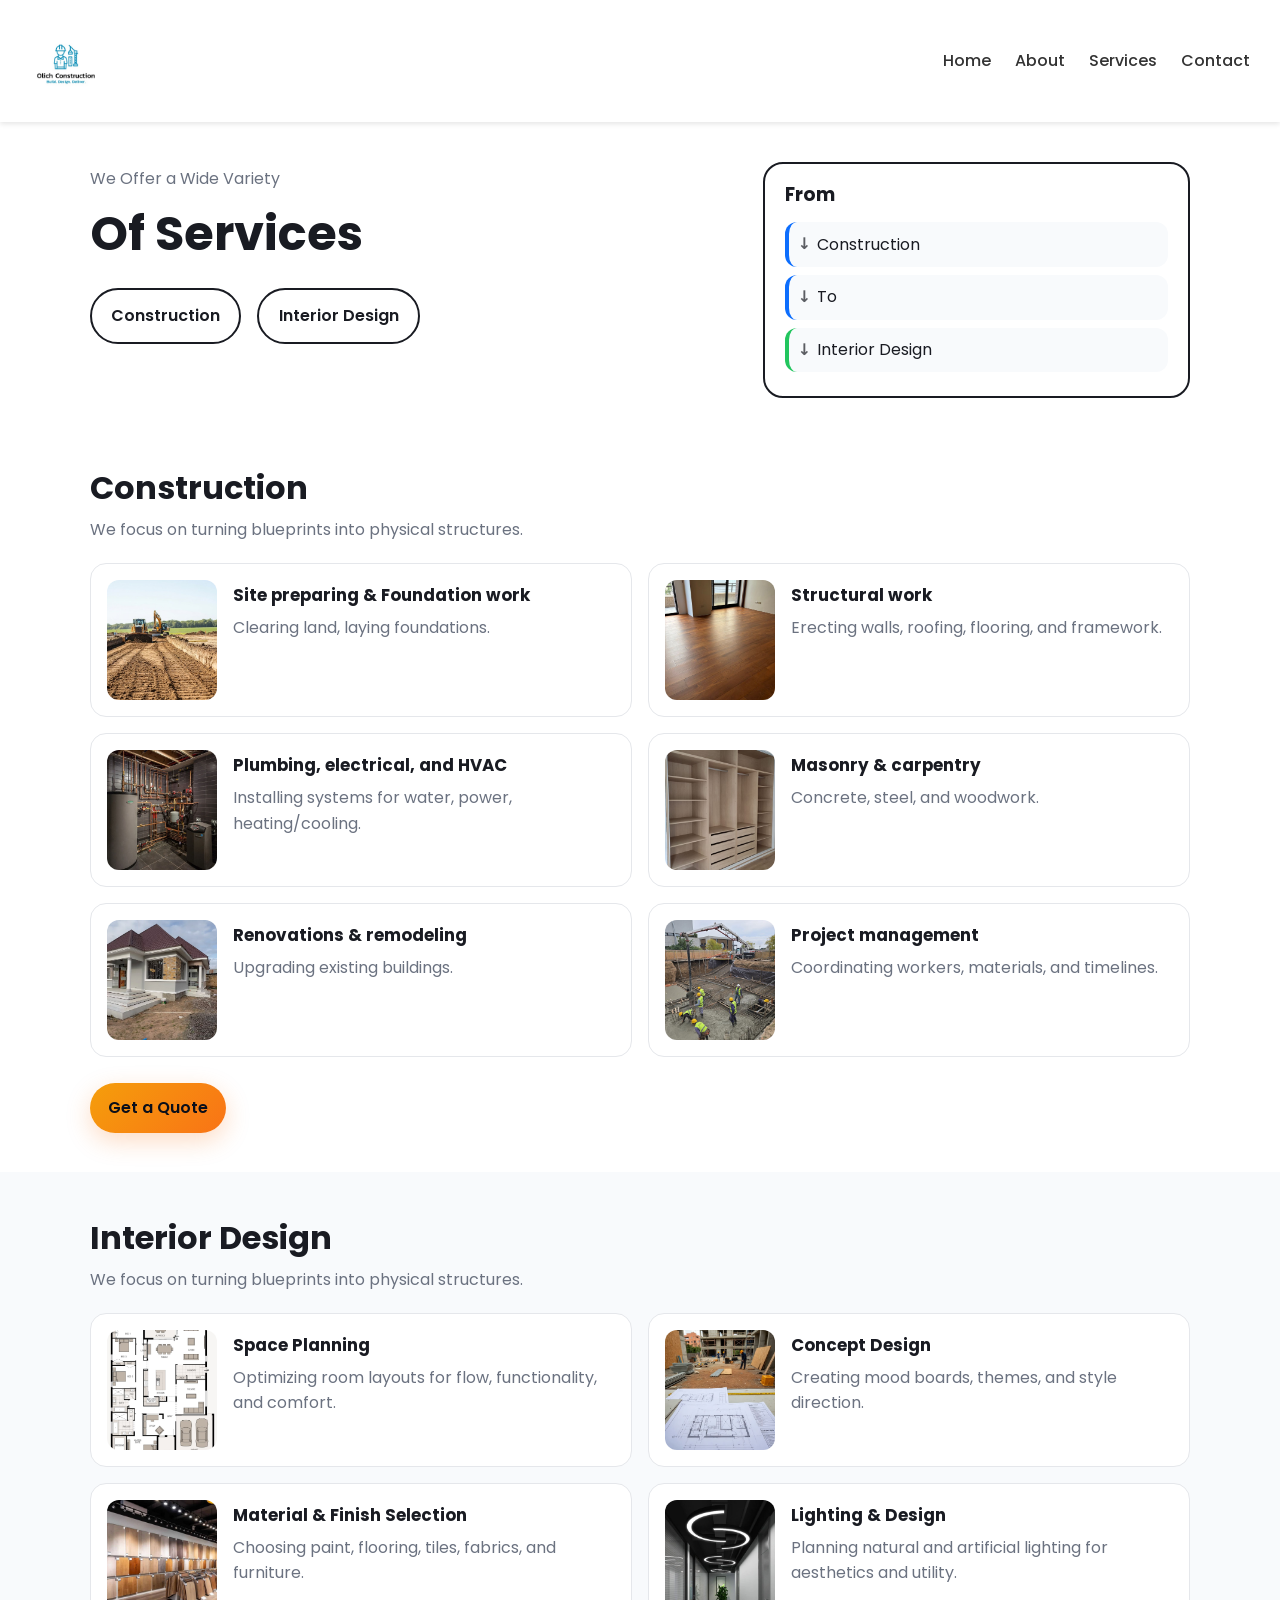
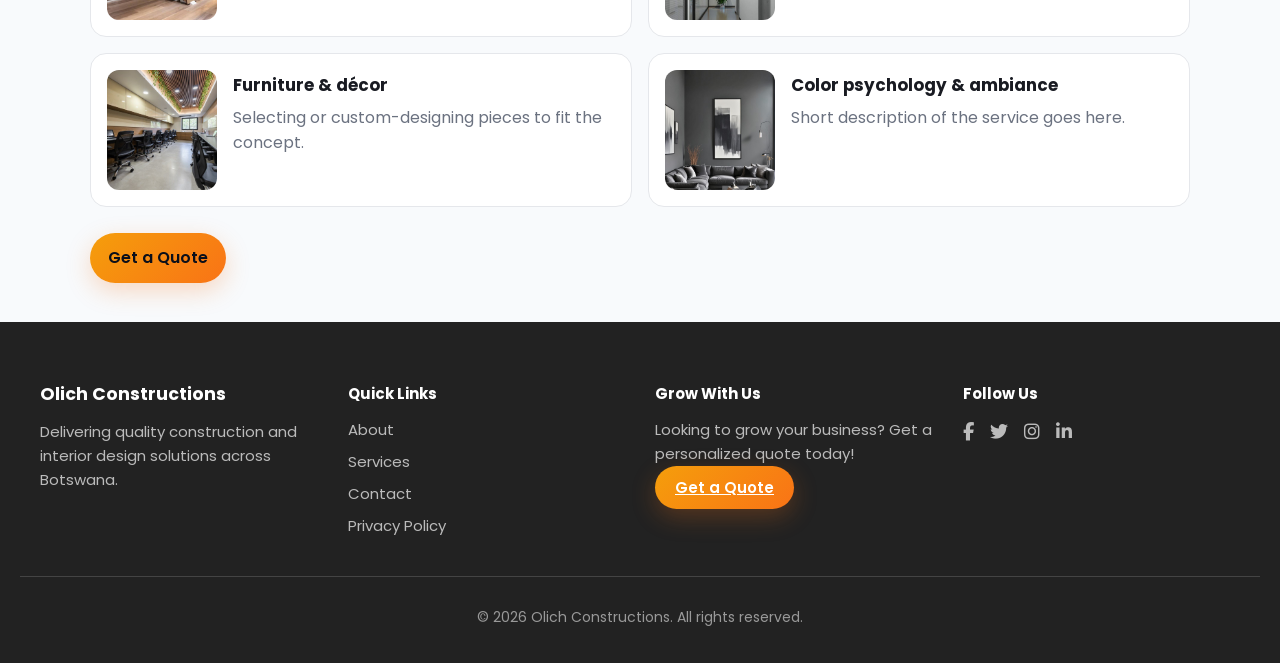
<file: services.html>
<!DOCTYPE html>
<html lang="en">
<head>
  <meta charset="UTF-8" />
  <meta name="viewport" content="width=device-width, initial-scale=1" />
  <title>Construction & Interior Design Services</title>
  <link rel="stylesheet" href="base.css" />
  <link rel="stylesheet" href="services.css" />
  <link href="https://fonts.googleapis.com/css2?family=Poppins:wght@400;600&display=swap" rel="stylesheet">
  <link rel="stylesheet" href="https://cdnjs.cloudflare.com/ajax/libs/font-awesome/6.4.0/css/all.min.css">
  <link rel="stylesheet" href="https://unpkg.com/aos@2.3.1/dist/aos.css">
</head>
<body>
  <!-- Nav Bar -->
  <header>
    <a href="index.html" class="logo">
      <img src="Olich_logo.png" alt="Olich Constructions" class="logo-img">
    </a>
    <nav>
      <a href="index.html">Home</a>
      <a href="about.html">About</a>
      <a href="services.html">Services</a>
      <a href="contact.html">Contact</a>
    </nav>
  </header>

  <main>
    <!-- Hero / Intro with right-side process box -->
    <section class="hero">
      <div class="container hero__grid">
        <div class="hero__left">
          <p class="kicker">We Offer a Wide Variety</p>
          <h1 class="hero__title">Of Services</h1>

          <div class="pill-row">
            <a href="#construction" class="pill">Construction</a>
            <a href="#interior" class="pill">Interior Design</a>
          </div>
        </div>

        <aside class="process-box">
          <h3>From</h3>
          <div class="arrow">Construction</div>
          <div class="arrow">To</div>
          <div class="arrow arrow--end">Interior Design</div>
        </aside>
      </div>
    </section>

    <!-- Construction Section -->
    <section id="construction" class="section">
      <div class="container">
        <h2>Construction</h2>
        <p class="section__lead">
          We focus on turning blueprints into physical structures.
        </p>

        <div class="features">
          <!-- Row 1 -->
          <article class="feature">
            <div class="thumb" aria-hidden="true">
                <img src="site_prep.jpg" alt="site preparing">
            </div>
            <div class="feature__body">
              <h3>Site preparing & Foundation work</h3>
              <p>Clearing land, laying foundations.</p>
            </div>
          </article>

          <article class="feature">
            <div class="thumb" aria-hidden="true">
                <img src="flooring.jpg" alt="Structural work">
            </div>
            <div class="feature__body">
              <h3>Structural work</h3>
              <p>Erecting walls, roofing, flooring, and framework.</p>
            </div>
          </article>

          <!-- Row 2 -->
          <article class="feature">
            <div class="thumb" aria-hidden="true">
                <img src="plumbing.jpg" alt="Plumbing etc">
            </div>
            <div class="feature__body">
              <h3>Plumbing, electrical, and HVAC</h3>
              <p>Installing systems for water, power, heating/cooling.</p>
            </div>
          </article>

          <article class="feature">
            <div class="thumb" aria-hidden="true">
                <img src="woodwork.jpg" alt="Masonry & carpentry">
            </div>
            <div class="feature__body">
              <h3>Masonry & carpentry</h3>
              <p>Concrete, steel, and woodwork.</p>
            </div>
          </article>

          <!-- Row 3 (placeholders to match wireframe) -->
          <article class="feature">
            <div class="thumb" aria-hidden="true">
                <img src="remodeling.jpg" alt="Renovations">
            </div>
            <div class="feature__body">
              <h3>Renovations & remodeling</h3>
              <p>Upgrading existing buildings.</p>
            </div>
          </article>

          <article class="feature">
            <div class="thumb" aria-hidden="true">
                <img src="coordinating_workers.jpg" alt="Project Management">
            </div>
            <div class="feature__body">
              <h3>Project management</h3>
              <p>Coordinating workers, materials, and timelines.</p>
            </div>
          </article>
        </div>
        <br><a href="contact.html" class="btn btn-primary">Get a Quote</a>
      </div>
    </section>

    <!-- Interior Design heading placeholder (per wireframe) -->
    <section id="interior" class="section section--light">
      <div class="container">
        <h2>Interior Design</h2>
        <p class="section__lead">
          We focus on turning blueprints into physical structures.
        </p>

        <div class="features">
          <!-- Row 1 -->
          <article class="feature">
            <div class="thumb" aria-hidden="true">
                <img src="floor_plan.jpg" alt="space Planning">
            </div>
            <div class="feature__body">
              <h3>Space Planning</h3>
              <p>Optimizing room layouts for flow, functionality, and comfort.</p>
            </div>
          </article>

          <article class="feature">
            <div class="thumb" aria-hidden="true">
                <img src="img14.jpg" alt="Concept Design">
            </div>
            <div class="feature__body">
              <h3>Concept Design</h3>
              <p>Creating mood boards, themes, and style direction.</p>
            </div>
          </article>

          <!-- Row 2 -->
          <article class="feature">
            <div class="thumb" aria-hidden="true">
                <img src="decor.jpg" alt="Material">
            </div>
            <div class="feature__body">
              <h3>Material & Finish Selection</h3>
              <p>Choosing paint, flooring, tiles, fabrics, and furniture.</p>
            </div>
          </article>

          <article class="feature">
            <div class="thumb" aria-hidden="true">
                <img src="lighting.jpg" alt="Lighting & design">
            </div>
            <div class="feature__body">
              <h3>Lighting & Design</h3>
              <p>Planning natural and artificial lighting for aesthetics and utility.</p>
            </div>
          </article>

          <!-- Row 3 (placeholders to match wireframe) -->
          <article class="feature">
            <div class="thumb" aria-hidden="true">
                <img src="img16.jpg" alt="Furniture & Decor">
            </div>
            <div class="feature__body">
              <h3>Furniture & décor</h3>
              <p>Selecting or custom-designing pieces to fit the concept.</p>
            </div>
          </article>

          <article class="feature">
            <div class="thumb" aria-hidden="true">
                <img src="colour.jpg" alt="Color">
            </div>
            <div class="feature__body">
              <h3>Color psychology & ambiance</h3>
              <p>Short description of the service goes here.</p>
            </div>
          </article>
        </div>
        <br><a href="contact.html" class="btn btn-primary">Get a Quote</a><!--<button class="quote-button">Get a Quote</button>-->
      </div>
    </section>
  </main>

  <footer>
    <div class="footer-container">
      <!-- Company Info -->
      <div class="footer-col">
        <h3>Olich Constructions</h3>
        <p>Delivering quality construction and interior design solutions across Botswana.</p>
      </div>

      <!-- Quick Links -->
      <div class="footer-col">
        <h4>Quick Links</h4>
        <ul>
          <li><a href="about.html">About</a></li>
          <li><a href="services.html">Services</a></li>
          <li><a href="contact.html">Contact</a></li>
          <li><a href="#privacy">Privacy Policy</a></li>
        </ul>
      </div>

      <!-- Marketing -->
      <div class="footer-col">
        <h4>Grow With Us</h4>
        <p>Looking to grow your business? Get a personalized quote today!</p>
        <a href="contact.html" class="quote-button">Get a Quote</a>
      </div>

      <!-- Social -->
      <div class="footer-col">
        <h4>Follow Us</h4>
        <div class="social-icons">
          <a href="#"><i class="fab fa-facebook-f"></i></a>
          <a href="#"><i class="fab fa-twitter"></i></a>
          <a href="#"><i class="fab fa-instagram"></i></a>
          <a href="#"><i class="fab fa-linkedin-in"></i></a>
        </div>
      </div>
    </div>

    <div class="footer-bottom">
      <p>© <span id="year"></span> Olich Constructions. All rights reserved.</p>
    </div>
  </footer>

  <script>
    // tiny helper for the footer year
    document.getElementById('year').textContent = new Date().getFullYear();

  document.querySelectorAll('a[href^="#"]').forEach(anchor => {
    anchor.addEventListener('click', function(e) {
      e.preventDefault();
      const target = document.querySelector(this.getAttribute('href'));
      if (target) {
        window.scrollTo({
          top: target.offsetTop - 60, // adjust offset for sticky nav
          behavior: 'smooth'
        });
      }
    });
  });

  </script>
  <script src="privacy-modal.js"></script>
</body>
</html>
</file>
<file: base.css>
/* =============================================
   BASE.CSS — Olich Constructions
   Shared across all pages. Link this FIRST
   in every HTML file, before the page CSS.
   ============================================= */

/* ── CSS Variables ── */
:root {
  --bg:         #ffffff;
  --bg-soft:    #f5f7fb;
  --ink:        #191b22;
  --muted:      #6b7280;
  --brand:      #0d6efd;
  --brand-dark: #0a58ca;
  --accent:     #f59e0b;
  --accent-alt: #f97316;
  --card:       #f5f7fb;
  --line:       #e5e7eb;
  --dark:       #222222;
}

/* ── Reset ── */
*, *::before, *::after { box-sizing: border-box; }
html, body { height: 100%; }
body {
  margin: 0;
  font-family: 'Poppins', system-ui, -apple-system, Segoe UI, Roboto, Helvetica, Arial, sans-serif;
  color: var(--ink);
  background: var(--bg);
  line-height: 1.6;
}

/* ── Utility ── */
.container {
  width: min(1100px, 92%);
  margin-inline: auto;
}

/* ── Header / Nav ── */
header {
  display: flex;
  justify-content: space-between;
  align-items: center;
  padding: 15px 20px;
  background: #fff;
  position: sticky;
  top: 0;
  z-index: 1000;
  box-shadow: 0 2px 5px rgba(0,0,0,0.1);
}

.logo {
  display: flex;
  align-items: center;
  text-decoration: none;
  font-weight: 700;
  font-size: 1.1rem;
  color: var(--ink);
}

.logo-img {
  height: 92px;
  width: auto;
  display: block;
}

nav a {
  margin: 0 10px;
  text-decoration: none;
  color: #333;
  font-weight: 500;
  transition: color 0.3s;
}

nav a:hover {
  color: var(--brand);
}

/* ── Buttons ── */
.btn {
  border: 0;
  padding: 12px 18px;
  border-radius: 999px;
  font-weight: 600;
  font-family: inherit;
  cursor: pointer;
  transition: transform .15s ease, box-shadow .2s ease, background .2s ease;
  will-change: transform;
  text-decoration: none;
  display: inline-block;
}

.btn-primary {
  background: linear-gradient(135deg, var(--accent), var(--accent-alt));
  color: #0b0f1a;
  box-shadow: 0 8px 24px rgba(249,115,22,.25);
}
.btn-primar:hover { transform: translateY(-1px); }

.btn-ghost {
  background: transparent;
  color: var(--ink);
  border: 1px solid rgba(229,231,235,.5);
}
.btn-ghost:hover { background: rgba(0,0,0,.04); }

.quote-button {
  background: linear-gradient(135deg, var(--accent), var(--accent-alt));
  color: #fff;
  box-shadow: 0 8px 24px rgba(249,115,22,.25);
  border: 0;
  padding: 11px 20px;
  border-radius: 999px;
  font-weight: 600;
  font-family: inherit;
  cursor: pointer;
  transition: transform .15s ease, box-shadow .2s ease, background .2s ease;
  will-change: transform;
}
.quote-button:hover {
  background: linear-gradient(135deg, var(--accent-alt), #e85d04);
  transform: translateY(-2px);
}

/* ── Footer ── */
footer {
  background: var(--dark);
  color: #ddd;
  padding: 40px 20px 20px;
  font-size: 15px;
}

.footer-container {
  display: grid;
  grid-template-columns: repeat(auto-fit, minmax(220px, 1fr));
  gap: 30px;
  max-width: 1200px;
  margin: auto;
}

.footer-col h3,
.footer-col h4 {
  color: #fff;
  margin-bottom: 12px;
}

.footer-col p {
  margin: 0 0 10px;
  line-height: 1.6;
  color: #bbb;
}

.footer-col ul {
  list-style: none;
  padding: 0;
  margin: 0;
}

.footer-col ul li { margin-bottom: 8px; }

.footer-col ul li a {
  text-decoration: none;
  color: #bbb;
  transition: color 0.3s;
}
.footer-col ul li a:hover { color: #fff; }

.footer-col .social-icons a {
  display: inline-block;
  margin-right: 12px;
  color: #bbb;
  font-size: 18px;
  transition: color 0.3s;
}
.footer-col .social-icons a:hover { color: #fff; }

.footer-bottom {
  text-align: center;
  border-top: 1px solid #444;
  margin-top: 30px;
  padding-top: 15px;
  font-size: 14px;
  color: #999;
}

/* ── Privacy Modal ── */
.privacy-overlay {
  display: none;
  position: fixed;
  inset: 0;
  background: rgba(0,0,0,0.55);
  z-index: 9000;
  align-items: center;
  justify-content: center;
  padding: 20px;
  backdrop-filter: blur(2px);
}
 
.privacy-overlay.open {
  display: flex;
}
 
.privacy-modal {
  background: #fff;
  border-radius: 14px;
  width: min(680px, 100%);
  max-height: 80vh;
  display: flex;
  flex-direction: column;
  box-shadow: 0 24px 60px rgba(0,0,0,0.2);
  animation: modalIn 0.22s ease;
}
 
@keyframes modalIn {
  from { opacity: 0; transform: translateY(16px); }
  to   { opacity: 1; transform: translateY(0); }
}
 
.privacy-modal-header {
  display: flex;
  justify-content: space-between;
  align-items: center;
  padding: 22px 28px 18px;
  border-bottom: 1px solid var(--line);
  flex-shrink: 0;
}
 
.privacy-modal-header h2 {
  font-size: 1.15rem;
  margin: 0;
  color: var(--ink);
}
 
.privacy-modal-close {
  background: none;
  border: none;
  cursor: pointer;
  font-size: 1.3rem;
  color: var(--muted);
  padding: 4px 8px;
  border-radius: 6px;
  line-height: 1;
  transition: background 0.2s, color 0.2s;
}
.privacy-modal-close:hover { background: var(--bg-soft); color: var(--ink); }
 
.privacy-modal-body {
  overflow-y: auto;
  padding: 24px 28px 28px;
  font-size: 0.9rem;
  color: #374151;
  line-height: 1.75;
}
 
.privacy-modal-body h3 {
  font-size: 0.92rem;
  color: var(--ink);
  margin: 20px 0 6px;
  font-weight: 700;
}
 
.privacy-modal-body h3:first-child { margin-top: 0; }
 
.privacy-modal-body p { margin: 0 0 10px; }
 
.privacy-modal-body ul {
  padding-left: 18px;
  margin: 6px 0 10px;
}
 
.privacy-modal-body ul li { margin-bottom: 4px; }
 
.privacy-modal-body a {
  color: var(--brand);
  text-decoration: none;
}
.privacy-modal-body a:hover { text-decoration: underline; }
 
.privacy-updated {
  font-size: 0.78rem;
  color: var(--muted);
  margin-top: 20px;
  padding-top: 14px;
  border-top: 1px solid var(--line);
}
 

/* ── Shared Responsive ── */
@media (max-width: 768px) {
  header {
    flex-direction: column;
    text-align: center;
    gap: 8px;
  }
  nav a {
    display: inline-block;
    margin: 4px 8px;
  }
}
</file>
<file: style.css>
/* =============================================
   STYLE.CSS — Home page specific styles only
   base.css must be loaded before this file
   ============================================= */

body {
  border-left: 3px solid #333;
}

/* ── Hero ── */
.minimal-hero {
  position: relative;
  background: #111;
  color: #fff;
  padding: 100px 20px;
  display: flex;
  align-items: center;
  min-height: 400px;
  overflow: hidden;
}

.hero-content {
  position: relative;
  z-index: 2;
  max-width: 600px;
}

.minimal-hero h1 {
  font-size: 3rem;
  font-weight: 700;
  line-height: 1.2;
  text-transform: uppercase;
}

.minimal-hero h1 span {
  display: block;
  color: #00c6ff;
}

.minimal-hero p {
  margin-top: 15px;
  font-size: 18px;
  color: #bbb;
}

.minimal-hero::before {
  content: "";
  position: absolute;
  top: 0; right: 0; bottom: 0; left: 0;
  background: url('img2.jpeg') no-repeat right center / cover;
  opacity: 0.5;
  z-index: 1;
  mask-image: linear-gradient(to left, rgba(0,0,0,1) 40%, rgba(0,0,0,0) 100%);
  -webkit-mask-image: linear-gradient(to left, rgba(0,0,0,1) 40%, rgba(0,0,0,0) 100%);
}

/* ── Sections ── */
.section {
  padding: 60px 20px;
  text-align: center;
  max-width: 1300px;
  margin: auto;
}

.section:nth-child(even) { background: #f9f9f9; }

h2 {
  margin-bottom: 20px;
  font-size: 1.8rem;
}

/* ── Feature Cards ── */
.two-images {
  display: flex;
  justify-content: center;
  gap: 20px;
  margin: 20px 0;
  flex-wrap: wrap;
}

.card {
  width: 250px;
  height: 180px;
  background-size: cover;
  background-position: center;
  border-radius: 10px;
  box-shadow: 0 2px 8px rgba(0,0,0,0.1);
  display: flex;
  align-items: center;
  justify-content: center;
  color: white;
  font-weight: bold;
  transition: transform 0.3s;
}
.card:hover { transform: translateY(-5px); }

.two-images .card,
.large-image {
  width: 280px;
  height: 180px;
  display: flex;
  align-items: center;
  justify-content: center;
  font-weight: bold;
}

.large-image {
  width: 400px;
  height: 250px;
}

/* ── Hero button (home uses .button not .btn) ── */
.button {
  border: 0;
  padding: 12px 18px;
  border-radius: 999px;
  font-weight: 600;
  font-family: inherit;
  cursor: pointer;
  transition: transform .15s ease, box-shadow .2s ease, background .2s ease;
  will-change: transform;
  background: linear-gradient(135deg, var(--accent), var(--accent-alt));
  color: #0b0f1a;
  box-shadow: 0 8px 24px rgba(249,115,22,.25);
}
.button:hover {
  background: #0056b3;
  transform: translateY(-3px);
  box-shadow: 0 6px 18px rgba(0,91,187,0.5);
}

/* ── Content Row ── */
.content-row {
  display: flex;
  justify-content: center;
  align-items: flex-start;
  gap: 30px;
  margin: 30px 0;
  flex-wrap: wrap;
}
.content-row .text {
  max-width: 300px;
  text-align: left;
}

/* ── Dev Marketing Section ── */
.dev-marketing {
  --bg: #0f172a;
  --text: #e5e7eb;
  --muted: #9ca3af;
  --accent: #f59e0b;
  color: var(--text);
  background: radial-gradient(1000px 600px at 10% -10%, #1f2937 10%, var(--bg) 60%);
  padding: 56px 18px;
}

.dev-wrap { max-width: 1100px; margin: 0 auto; }

.eyebrow {
  display: inline-flex;
  align-items: center;
  gap: 10px;
  font-size: 13px;
  letter-spacing: .08em;
  text-transform: uppercase;
  color: var(--muted);
  margin-bottom: 14px;
}
.eyebrow .dot {
  width: 8px; height: 8px; border-radius: 50%;
  background: var(--accent);
  box-shadow: 0 0 0 6px rgba(245,158,11,.15);
}

#dev-title {
  font-size: clamp(28px, 4.2vw, 44px);
  line-height: 1.1;
  margin: 0 0 14px;
  letter-spacing: -0.02em;
}

.lead {
  max-width: 64ch;
  color: var(--muted);
  font-size: clamp(14px, 2.2vw, 18px);
  line-height: 1.6;
  margin-bottom: 28px;
}

.cta-row {
  display: flex;
  flex-wrap: wrap;
  gap: 12px;
  margin-bottom: 36px;
}

/* dev-marketing overrides btn colors for dark bg */
.dev-marketing .btn-ghost {
  color: var(--text);
  border-color: rgba(229,231,235,.18);
}
.dev-marketing .btn-ghost:hover { background: rgba(255,255,255,.04); }

/* ── Logo ── */
.logo { display: flex; align-items: center; text-decoration: none; }
.logo-img { height: 48px; width: auto; display: block; }

/* ── Stats Bar ── */
.stats-bar {
  background: #fff;
  border-top: 1px solid #e5e7eb;
  border-bottom: 1px solid #e5e7eb;
  padding: 0;
}
.stats-bar-inner {
  display: flex;
  justify-content: center;
  align-items: stretch;
  max-width: 1300px;
  margin: 0 auto;
  flex-wrap: wrap;
}
.stat-item {
  display: flex;
  flex-direction: column;
  align-items: center;
  justify-content: center;
  padding: 28px 48px;
  text-align: center;
  gap: 4px;
}
.stat-num {
  font-size: 2rem;
  font-weight: 800;
  color: #191b22;
  line-height: 1;
}
.stat-label {
  font-size: 0.82rem;
  color: #6b7280;
  text-transform: uppercase;
  letter-spacing: 0.06em;
}
.stat-divider {
  width: 1px;
  background: #e5e7eb;
  align-self: stretch;
  margin: 16px 0;
}

/* ── About Snapshot ── */
.about-snapshot {
  background: #f5f7fb;
  padding: 80px 20px;
}
.about-snapshot-inner {
  display: grid;
  grid-template-columns: 1fr 1fr;
  gap: 60px;
  align-items: center;
  max-width: 1100px;
  margin: 0 auto;
}
.about-snapshot-img img {
  width: 100%;
  height: 420px;
  object-fit: cover;
  border-radius: 12px;
  display: block;
  box-shadow: 0 8px 32px rgba(0,0,0,0.12);
}
.snapshot-tag {
  font-size: 0.75rem;
  letter-spacing: 0.12em;
  text-transform: uppercase;
  color: #f59e0b;
  font-weight: 600;
  margin-bottom: 10px;
}
.about-snapshot-copy h2 {
  font-size: clamp(1.6rem, 3vw, 2.2rem);
  line-height: 1.25;
  margin: 0 0 16px;
  text-align: left;
}
.about-snapshot-copy > p {
  color: #6b7280;
  font-size: 0.95rem;
  line-height: 1.75;
  margin-bottom: 20px;
}
.snapshot-list {
  list-style: none;
  padding: 0;
  margin: 0;
  display: flex;
  flex-direction: column;
  gap: 10px;
}
.snapshot-list li {
  display: flex;
  align-items: center;
  gap: 10px;
  font-size: 0.92rem;
  color: #333;
}
.snapshot-list li i {
  color: #f59e0b;
  font-size: 1rem;
  flex-shrink: 0;
}

/* ── Testimonials ── */
.testimonials-home { background: #fff; }
.testimonials-sub {
  color: #6b7280;
  margin: -12px 0 32px;
  font-size: 0.95rem;
}
.testimonials-grid {
  display: grid;
  grid-template-columns: repeat(3, 1fr);
  gap: 20px;
  max-width: 1100px;
  margin: 0 auto;
}
.testimonial-card {
  background: #f5f7fb;
  border: 1px solid #e5e7eb;
  border-radius: 12px;
  padding: 28px 24px;
  text-align: left;
  display: flex;
  flex-direction: column;
  gap: 14px;
}
.t-stars { color: #f59e0b; font-size: 0.85rem; display: flex; gap: 3px; }
.t-quote {
  font-size: 0.92rem;
  color: #374151;
  line-height: 1.7;
  margin: 0;
  flex: 1;
}
.t-author {
  display: flex;
  align-items: center;
  gap: 12px;
  margin-top: 4px;
}
.t-avatar {
  width: 40px; height: 40px;
  border-radius: 50%;
  background: #191b22;
  color: #f59e0b;
  display: grid;
  place-items: center;
  font-weight: 700;
  font-size: 0.85rem;
  flex-shrink: 0;
}
.t-author strong { display: block; font-size: 0.88rem; color: #191b22; }
.t-author span   { font-size: 0.78rem; color: #9ca3af; }

/* ── Responsive (home-specific) ── */
@media (max-width: 900px) {
  .about-snapshot-inner { grid-template-columns: 1fr; gap: 32px; }
  .about-snapshot-img img { height: 280px; }
  .testimonials-grid { grid-template-columns: 1fr 1fr; }
}

@media (max-width: 768px) {
  .two-images .card,
  .large-image {
    width: 100%;
    max-width: 90%;
    height: 160px;
  }
  .content-row { flex-direction: column; align-items: center; }
  .content-row .text { max-width: 90%; text-align: center; }
  .stat-item { padding: 20px 24px; }
  .stat-divider { display: none; }
  .stats-bar-inner { display: grid; grid-template-columns: 1fr 1fr; }
  .testimonials-grid { grid-template-columns: 1fr; }
  .about-snapshot { padding: 50px 20px; }
}

/* ── Logo in header ── */
.logo-link { display: flex; align-items: center; text-decoration: none; }
.logo-img  { height: 48px; width: auto; display: block; }

/* ── Stats Bar ── */
.stats-bar {
  background: #111;
  padding: 28px 20px;
  border-top: 3px solid #f59e0b;
}
.stats-bar-inner {
  display: flex;
  justify-content: center;
  align-items: center;
  gap: 0;
  max-width: 900px;
  margin: 0 auto;
  flex-wrap: wrap;
}
.stat-item {
  display: flex;
  flex-direction: column;
  align-items: center;
  padding: 10px 36px;
  flex: 1 1 120px;
}
.stat-num {
  font-size: 2rem;
  font-weight: 800;
  color: #f59e0b;
  line-height: 1;
}
.stat-label {
  font-size: 0.78rem;
  color: rgba(255,255,255,0.55);
  text-transform: uppercase;
  letter-spacing: 0.06em;
  margin-top: 4px;
}
.stat-divider {
  width: 1px;
  height: 40px;
  background: rgba(255,255,255,0.15);
  flex-shrink: 0;
}

/* ── About Snapshot ── */
.about-snapshot {
  background: #f5f7fb;
  padding: 70px 20px;
}
.about-snapshot-inner {
  display: grid;
  grid-template-columns: 1fr 1fr;
  gap: 3rem;
  align-items: center;
  max-width: 1100px;
  margin: 0 auto;
}
.about-snapshot-img {
  border-radius: 12px;
  overflow: hidden;
  box-shadow: 0 8px 32px rgba(0,0,0,0.12);
}
.about-snapshot-img img {
  width: 100%;
  height: 380px;
  object-fit: cover;
  display: block;
}
.about-snapshot-copy { text-align: left; }
.snapshot-tag {
  font-size: 0.75rem;
  letter-spacing: 0.12em;
  text-transform: uppercase;
  color: #f59e0b;
  font-weight: 600;
  margin-bottom: 10px;
}
.about-snapshot-copy h2 {
  font-size: clamp(1.5rem, 2.8vw, 2.1rem);
  line-height: 1.25;
  margin: 0 0 16px;
  color: #191b22;
}
.about-snapshot-copy p {
  color: #6b7280;
  font-size: 0.95rem;
  line-height: 1.75;
  margin-bottom: 20px;
}
.snapshot-list {
  list-style: none;
  padding: 0;
  margin: 0;
  display: flex;
  flex-direction: column;
  gap: 10px;
}
.snapshot-list li {
  display: flex;
  align-items: center;
  gap: 10px;
  font-size: 0.9rem;
  color: #374151;
  font-weight: 500;
}
.snapshot-list li i { color: #f59e0b; font-size: 1rem; flex-shrink: 0; }

/* ── Testimonials ── */
.testimonials-home { background: #fff; }
.testimonials-sub {
  color: #6b7280;
  margin: -10px 0 28px;
  font-size: 0.95rem;
}
.testimonials-grid {
  display: grid;
  grid-template-columns: repeat(3, 1fr);
  gap: 20px;
  max-width: 1100px;
  margin: 0 auto;
}
.testimonial-card {
  background: #f5f7fb;
  border: 1px solid #e5e7eb;
  border-radius: 12px;
  padding: 28px 24px;
  text-align: left;
  position: relative;
}
.t-stars { color: #f59e0b; font-size: 0.85rem; margin-bottom: 14px; display: flex; gap: 3px; }
.t-quote {
  font-size: 0.92rem;
  color: #374151;
  line-height: 1.7;
  margin: 0 0 20px;
  font-style: italic;
}
.t-author { display: flex; align-items: center; gap: 12px; }
.t-avatar {
  width: 40px; height: 40px; border-radius: 50%;
  background: #111;
  border: 2px solid #f59e0b;
  display: grid; place-items: center;
  font-weight: 700; font-size: 0.85rem; color: #f59e0b;
  flex-shrink: 0;
}
.t-author strong { display: block; font-size: 0.88rem; color: #111; }
.t-author span   { font-size: 0.78rem; color: #9ca3af; }

/* ── Responsive additions ── */
@media (max-width: 900px) {
  .about-snapshot-inner { grid-template-columns: 1fr; }
  .about-snapshot-img img { height: 260px; }
  .testimonials-grid { grid-template-columns: 1fr 1fr; }
  .stat-divider { display: none; }
}
@media (max-width: 600px) {
  .testimonials-grid { grid-template-columns: 1fr; }
  .stats-bar-inner { gap: 10px; }
  .stat-item { padding: 10px 20px; }
}
</file>
<file: about.css>
/* =============================================
   ABOUT.CSS — About page specific styles only
   base.css must be loaded before this file
   ============================================= */

/* ── Placeholders ── */
.ph { background: linear-gradient(180deg,#e5e7eb,#f3f4f6); border: 1px solid var(--line); border-radius: 1rem; }
.img { width: 100%; height: 240px; background-image: url(img5.jpeg); background-size: cover; background-position: center; background-repeat: no-repeat; }
.img2 { width: 100%; height: 240px; background-image: url(img2.jpeg); background-size: cover; background-position: center; background-repeat: no-repeat; }
.img.tall { height: 360px; }

/* ── Hero ── */
.hero { padding: 3.5rem 0 2.5rem; background: linear-gradient(180deg, #f8fafc, #fff); }
.hero-inner { display: grid; grid-template-columns: 1.2fr 1fr; gap: 2rem; align-items: center; }
.hero h1 { font-size: clamp(1.8rem, 3.5vw, 3rem); line-height: 1.15; margin: 0 0 1rem; }
.hero p { color: var(--muted); margin: 0 0 1.25rem; }

/* ── Stats ── */
.stats { padding: 1.5rem 0 1rem; border-top: 1px solid var(--line); border-bottom: 1px solid var(--line); background: #fff; }
.stats-grid { display: grid; grid-template-columns: repeat(4,1fr); gap: 1rem; text-align: center; }
.stat-num { font-size: 1.6rem; font-weight: 800; display: block; }
.stat-label { color: var(--muted); font-size: .95rem; }

/* ── Split / Story ── */
.split { padding: 3rem 0; }
.split-inner { display: grid; grid-template-columns: 1fr 1.1fr; gap: 2rem; align-items: center; }
.split h2 { margin: .25rem 0 1rem; }
.bullets { padding-left: 1.2rem; margin: 1rem 0; }
.bullets li { margin: .35rem 0; }
.badges { display: flex; gap: .6rem; flex-wrap: wrap; margin-top: 1rem; }
.badge {
  background: var(--card); border: 1px solid var(--line);
  padding: .5rem .7rem; border-radius: 999px;
  font-weight: 600; font-size: .9rem;
  display: inline-flex; align-items: center; gap: .5rem;
}

/* ── Capabilities ── */
.capabilities { padding: 3rem 0; background: #fafafa; }
.capabilities h2 { text-align: center; margin-bottom: 1.6rem; }
.cards { display: grid; grid-template-columns: repeat(3,1fr); gap: 1rem; }
.card {
  color: white; background-color: #223;
  border: 1px solid var(--line); border-radius: 1rem;
  padding: 1.2rem 1rem; display: flex; flex-direction: column; gap: .5rem;
}
.card-icon {
  width: 44px; height: 44px; display: grid; place-items: center;
  border-radius: .75rem; background: var(--card); color: var(--brand);
}
.card h3 { margin: .25rem 0; }
.mini-list { padding-left: 1.2rem; color: var(--muted); margin: .25rem 0 0; }
.mini-list li { margin: .2rem 0; }

/* ── Process ── */
.process { padding: 3rem 0; }
.process h2 { text-align: center; margin-bottom: 1.2rem; }
.steps { display: grid; grid-template-columns: repeat(5, 1fr); gap: .75rem; counter-reset: step; }
.steps li {
  background: #fff; border: 1px dashed var(--line);
  border-radius: .9rem; padding: 1rem; min-height: 80px;
  display: flex; align-items: center; gap: .7rem;
}
.step-num {
  width: 36px; height: 36px; border-radius: 50%;
  display: grid; place-items: center;
  background: var(--brand); color: #fff; font-weight: 800;
  flex-shrink: 0;
}

/* ── Team ── */
.team { padding: 3rem 0; background: #fafafa; }
.team-grid { display: grid; grid-template-columns: repeat(3,1fr); gap: 1rem; }
.person { background: #fff; border: 1px solid var(--line); border-radius: 1rem; padding: 1rem; }
.avatar { width: 100%; height: 160px; border-radius: .75rem; margin-bottom: .8rem; }
.role { color: var(--muted); margin: .2rem 0; }

/* ── Testimonials ── */
.testimonials { padding: 3rem 0; }
.quotes { display: grid; grid-template-columns: repeat(3,1fr); gap: 1rem; }
.quote { background: #fff; border: 1px solid var(--line); border-radius: 1rem; padding: 1rem; }
.quote blockquote { margin: 0 0 .6rem; font-weight: 600; }

/* ── Partner Logos ── */
.logos { padding: 2rem 0; background: #fff; }
.logos-row { display: grid; grid-template-columns: repeat(4,1fr); gap: 1rem; align-items: center; }
.logo { height: 60px; border-radius: .75rem; }

/* ── CTA ── */
.cta { padding: 3rem 0; background: linear-gradient(180deg,#eef6ff,#fff); }
.cta-inner { display: grid; place-items: center; text-align: center; gap: .6rem; }
.cta .btn { margin-top: .4rem; }

/* ── Responsive ── */
@media (max-width: 980px) {
  .hero-inner { grid-template-columns: 1fr; }
  .split-inner { grid-template-columns: 1fr; }
  .cards { grid-template-columns: repeat(2,1fr); }
  .steps { grid-template-columns: repeat(3,1fr); }
  .team-grid { grid-template-columns: repeat(2,1fr); }
  .quotes { grid-template-columns: repeat(2,1fr); }
}

@media (max-width: 640px) {
  .stats-grid { grid-template-columns: repeat(2,1fr); }
  .cards { grid-template-columns: 1fr; }
  .steps { grid-template-columns: 1fr; }
  .team-grid { grid-template-columns: 1fr; }
  .quotes { grid-template-columns: 1fr; }
  .logos-row { grid-template-columns: repeat(2,1fr); }
  .img { height: 200px; }
  .img.tall { height: 260px; }
}
</file>
<file: services.css>
/* =============================================
   SERVICES.CSS — Services page specific styles
   base.css must be loaded before this file
   ============================================= */

:root {
  --surface: #f8fafc;
  --radius:  1.25rem;
}

/* ── Hero ── */
.hero { padding: 2.5rem 0 1.5rem; }
.hero__grid { display: grid; grid-template-columns: 1.2fr .8fr; gap: 2rem; align-items: start; }
.kicker { color: var(--muted); margin: .25rem 0; }
.hero__title { font-size: clamp(2rem, 3.5vw + .5rem, 3rem); margin: .25rem 0 1rem; }

.pill-row { display: flex; gap: 1rem; margin-top: 1rem; flex-wrap: wrap; }
.pill {
  display: inline-block; padding: .8rem 1.2rem;
  border: 2px solid var(--ink); border-radius: 999px;
  text-decoration: none; color: var(--ink); font-weight: 600;
  scroll-behavior: smooth; transition: background 0.2s, color 0.2s;
}
.pill:hover { background: var(--ink); color: #fff; }

/* ── Process Box ── */
.process-box {
  border: 2px solid var(--ink); border-radius: var(--radius);
  padding: 1rem 1.25rem; min-height: 220px;
}
.process-box h3 { margin: 0 0 .75rem; }
.arrow {
  position: relative; padding: .6rem .75rem .6rem 1.75rem;
  border-left: 4px solid var(--brand); margin: .5rem 0;
  background: var(--surface); border-radius: .75rem;
}
.arrow::before {
  content: "↓"; position: absolute; left: .55rem; top: 50%;
  transform: translateY(-50%); font-weight: 700; opacity: .7;
}
.arrow--end { border-left-color: #22c55e; }

/* ── Sections ── */
.section { padding: 2.5rem 0; }
.section--light { background: var(--surface); }
.section h2 { margin: 0 0 .25rem; font-size: clamp(1.5rem, 2.5vw + .5rem, 2rem); }
.section__lead { color: var(--muted); margin: .25rem 0 1.25rem; }

/* ── Features Grid ── */
.features { display: grid; grid-template-columns: 1fr 1fr; gap: 1rem; }
.feature {
  display: grid; grid-template-columns: 110px 1fr; gap: 1rem;
  border: 1px solid var(--line); border-radius: 1rem; padding: 1rem; background: #fff;
}
.thumb {
  width: 100%; height: 120px; border-radius: .75rem; overflow: hidden;
  background: #f1f5f9; display: flex; align-items: center; justify-content: center;
}
.thumb img { width: 100%; height: 100%; object-fit: cover; display: block; }
.feature__body h3 { margin: .15rem 0 .35rem; font-size: 1.05rem; }
.feature__body p { margin: 0; color: var(--muted); }

/* ── Responsive ── */
@media (max-width: 900px) {
  .hero__grid { grid-template-columns: 1fr; }
  .process-box { order: 2; }
}
@media (max-width: 720px) {
  .features { grid-template-columns: 1fr; }
  .feature { grid-template-columns: 80px 1fr; }
}
</file>
